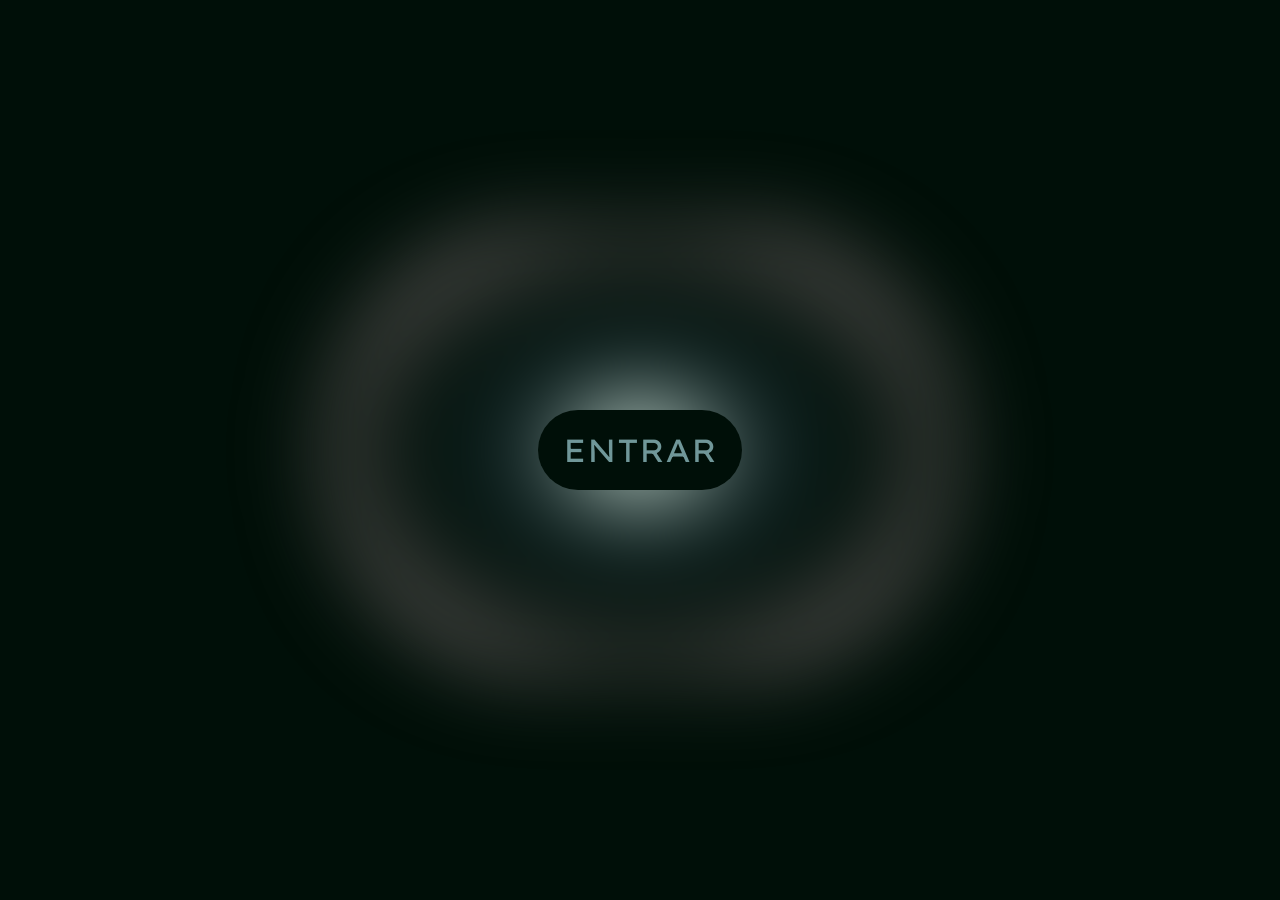
<file: index.html>
<!DOCTYPE html>
<html lang="en">
<head>
    <meta charset="UTF-8">
    <meta name="viewport" content="width=device-width, initial-scale=1.0">
    <title>Index</title>

    <link rel="stylesheet" href="css/indexDesign.css">
</head>
<body>
    <section class="iniciar">
        <!-- <button onclick="location.href = 'menu.html'">Entrar</button> -->
        <a href="menu.html">ENTRAR</a>
    </section>
    
    <div class="bg-gradient">
        <div class="grad-container">
            <div class="g1"></div>
            
        </div>
    </div>
    
</body>
</html>
</file>
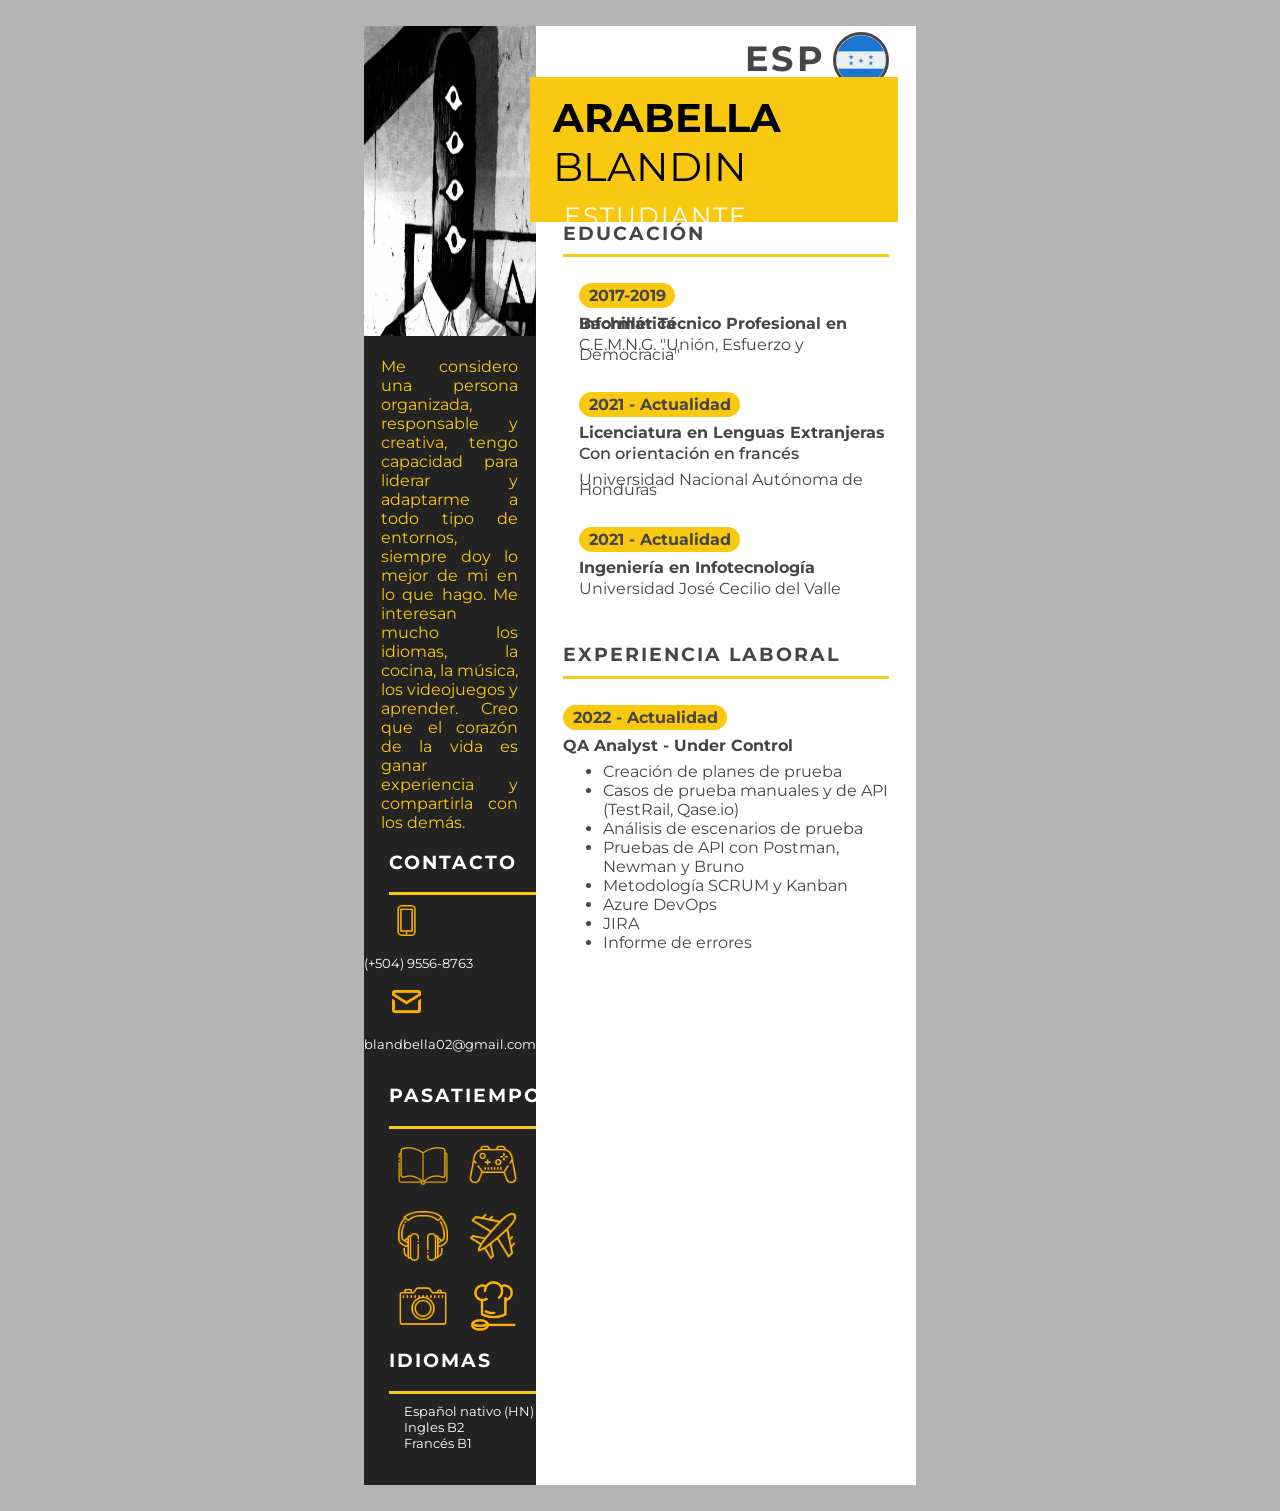
<file: cvAra.html>
<!DOCTYPE html>
<html lang="es">

<head>
    <meta charset="UTF-8">
    <meta name="viewport" content="width=device-width, initial-scale=1.0">
    <title>Curriculum Vitae</title>

    <link rel="stylesheet" href="cvDesign.css">

    <!-- *** FONTS ***-->
    <link rel="preconnect" href="https://fonts.googleapis.com">
    <link rel="preconnect" href="https://fonts.gstatic.com" crossorigin>
    <link href="https://fonts.googleapis.com/css2?family=Montserrat:ital,wght@0,100..900;1,100..900&display=swap" rel="stylesheet">

</head>

<body>
    <div id="page">

        <!-- SIDE (Descripcion, contacto, pasatiempos e idiomas) -->
        <section id="side">

            <img id="photo" src="img/reference.png" alt="photo"><!-- ******** AGREGAR FOTO *********-->
            <p id="descripcion">
                Me considero una persona organizada, responsable y creativa, tengo capacidad para liderar y adaptarme a todo
                tipo de entornos, siempre doy lo mejor de mi en lo que hago. Me interesan mucho los idiomas, la cocina, la
                música, los videojuegos y aprender. Creo que el corazón de la vida es ganar experiencia y compartirla con
                los demás.
            </p>
            
            <!-- Contacto -->
            <h3 class="columnTitle">Contacto</h3>
            <hr class="sideLine">
            <img class="icontacto" src="img/phone.png" alt="phone">
            <p class="contacto">(+504) 9556-8763</p>
            <br>
            <img class="icontacto" src="img/mail.png" alt="mail">
            <p class="contacto">blandbella02@gmail.com</p>


            <!-- Hobbies -->
            <h3 class="columnTitle">Pasatiempos</h3>
            <hr class="sideLine">
            <div id="hobbies">
                <img class="hobbies" src="img/book.png" alt="book">
                <img class="hobbies" src="img/controller.png" alt="controller">
                <img class="hobbies" src="img/headphone.png" alt="headphone">
                <img class="hobbies" src="img/plane.png" alt="airplane">
                <img class="hobbies" src="img/camera.png" alt="camera">
                <img class="hobbies" src="img/chef.png" alt="cooking">
            </div>

            <!-- Langues -->
            <h3 class="columnTitle">Idiomas</h3>
            <hr class="sideLine">
            <ul class="langue">
                <li>Español nativo (HN)</li>
                <li>Ingles B2</li>
                <li>Francés B1</li>
            </ul>
        </section>

        <!-- TOP (Nombre) -->
        <header id="top">
            <h1><b>Arabella</b> Blandin</h1> <br> <h2>Estudiante</h2>
        </header>

        <!-- BASE (Educacion, Experiencia laboral) -->
        <main class="base">
            
            <div id="espFlag">
                <h2 id="idioma">ESP</h2>
                <img id="flag" src="img/honduras.png" alt="honduran flag">
            </div>

            <article id = "info">
                <!-- Education -->
            <h3 class="mainTitle">Educación</h3>
            <hr class="baseLine">
            <div class="educacion">
                <p class = "year">2017-2019</p>
                <p class = "titulo">Bachiller Técnico Profesional en Informática</p>
                <p class = "place">C.E.M.N.G. "Unión, Esfuerzo y Democracia"</p>
            </div>
            <div class="educacion">
                <p class = "year">2021 - Actualidad</p>
                <p class = "titulo">Licenciatura en Lenguas Extranjeras</p>
                <p id = "tituloAdd">Con orientación en francés</p>
                <p class = "place">Universidad Nacional Autónoma de Honduras</p>
            </div>
            <div class="educacion">
                <p class = "year">2021 - Actualidad</p>
                <p class = "titulo">Ingeniería en Infotecnología</p>
                <p class = "place">Universidad José Cecilio del Valle</p>
            </div>

            <!-- Work -->
            <h3 class="mainTitle">Experiencia Laboral</h3>
            <hr class="baseLine">
            <div class="experiencia">
                <p class = "year">2022 - Actualidad</p>
                <p class = "titulo">QA Analyst - Under Control</p>
                <ul>
                    <li>Creación de planes de prueba</li>
                    <li>Casos de prueba manuales y de API (TestRail, Qase.io)</li>
                    <li>Análisis de escenarios de prueba</li>
                    <li>Pruebas de API con Postman, Newman y Bruno</li>
                    <li>Metodología SCRUM y Kanban</li>
                    <li>Azure DevOps</li>
                    <li>JIRA</li>
                    <li>Informe de errores</li>
                </ul>
            </div>
            </article>
        </main> 
    </div>
</body>

</html>
</file>
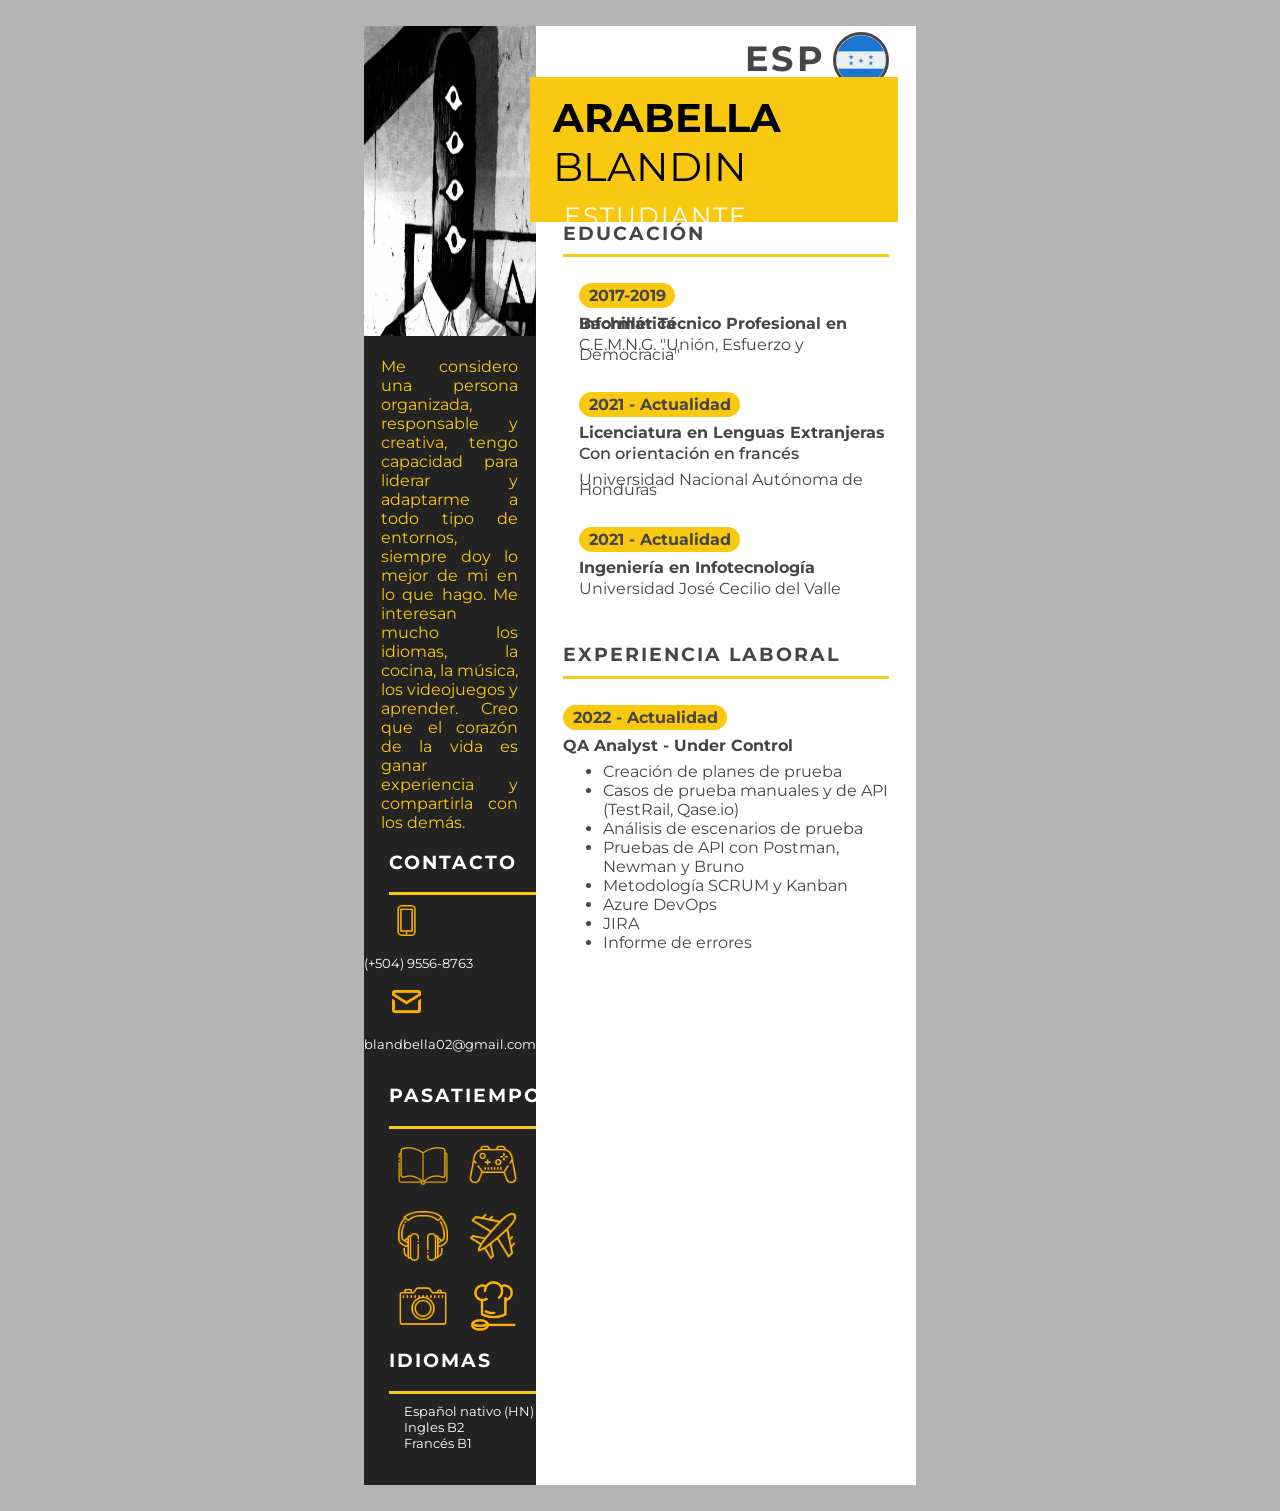
<file: cvESP.html>
<!DOCTYPE html>
<html lang="es">

<head>
    <meta charset="UTF-8">
    <meta name="viewport" content="width=device-width, initial-scale=1.0">
    <title>Curriculum Vitae</title>

    <link rel="stylesheet" href="css/cvDesign.css">

    <!-- *** FONTS ***-->
    <link rel="preconnect" href="https://fonts.googleapis.com">
    <link rel="preconnect" href="https://fonts.gstatic.com" crossorigin>
    <link href="https://fonts.googleapis.com/css2?family=Montserrat:ital,wght@0,100..900;1,100..900&display=swap" rel="stylesheet">

</head>

<body>
    <div id="page">

        <!-- SIDE (Descripcion, contacto, pasatiempos e idiomas) -->
        <section id="side">

            <img id="photo" src="img/reference.png" alt="photo"><!-- ******** AGREGAR FOTO *********-->
            <p id="descripcion">
                Me considero una persona organizada, responsable y creativa, tengo capacidad para liderar y adaptarme a todo
                tipo de entornos, siempre doy lo mejor de mi en lo que hago. Me interesan mucho los idiomas, la cocina, la
                música, los videojuegos y aprender. Creo que el corazón de la vida es ganar experiencia y compartirla con
                los demás.
            </p>
            
            <!-- Contacto -->
            <h3 class="columnTitle">Contacto</h3>
            <hr class="sideLine">
            <img class="icontacto" src="img/phone.png" alt="phone">
            <p class="contacto">(+504) 9556-8763</p>
            <br>
            <img class="icontacto" src="img/mail.png" alt="mail">
            <p class="contacto">blandbella02@gmail.com</p>


            <!-- Hobbies -->
            <h3 class="columnTitle">Pasatiempos</h3>
            <hr class="sideLine">
            <div id="hobbies">
                <img class="hobbies" src="img/book.png" alt="book">
                <img class="hobbies" src="img/controller.png" alt="controller">
                <img class="hobbies" src="img/headphone.png" alt="headphone">
                <img class="hobbies" src="img/plane.png" alt="airplane">
                <img class="hobbies" src="img/camera.png" alt="camera">
                <img class="hobbies" src="img/chef.png" alt="cooking">
            </div>

            <!-- Langues -->
            <h3 class="columnTitle">Idiomas</h3>
            <hr class="sideLine">
            <ul class="langue">
                <li>Español nativo (HN)</li>
                <li>Ingles B2</li>
                <li>Francés B1</li>
            </ul>
        </section>

        <!-- TOP (Nombre) -->
        <header id="top">
            <h1><b>Arabella</b> Blandin</h1> <br> <h2>Estudiante</h2>
        </header>

        <!-- BASE (Educacion, Experiencia laboral) -->
        <main class="base">
            
            <div id="espFlag">
                <h2 id="idioma">ESP</h2>
                <img id="flag" src="img/honduras.png" alt="honduran flag">
            </div>

            <article id = "info">
                <!-- Education -->
            <h3 class="mainTitle">Educación</h3>
            <hr class="baseLine">
            <div class="educacion">
                <p class = "year">2017-2019</p>
                <p class = "titulo">Bachiller Técnico Profesional en Informática</p>
                <p class = "place">C.E.M.N.G. "Unión, Esfuerzo y Democracia"</p>
            </div>
            <div class="educacion">
                <p class = "year">2021 - Actualidad</p>
                <p class = "titulo">Licenciatura en Lenguas Extranjeras</p>
                <p id = "tituloAdd">Con orientación en francés</p>
                <p class = "place">Universidad Nacional Autónoma de Honduras</p>
            </div>
            <div class="educacion">
                <p class = "year">2021 - Actualidad</p>
                <p class = "titulo">Ingeniería en Infotecnología</p>
                <p class = "place">Universidad José Cecilio del Valle</p>
            </div>

            <!-- Work -->
            <h3 class="mainTitle">Experiencia Laboral</h3>
            <hr class="baseLine">
            <div class="experiencia">
                <p class = "year">2022 - Actualidad</p>
                <p class = "titulo">QA Analyst - Under Control</p>
                <ul>
                    <li>Creación de planes de prueba</li>
                    <li>Casos de prueba manuales y de API (TestRail, Qase.io)</li>
                    <li>Análisis de escenarios de prueba</li>
                    <li>Pruebas de API con Postman, Newman y Bruno</li>
                    <li>Metodología SCRUM y Kanban</li>
                    <li>Azure DevOps</li>
                    <li>JIRA</li>
                    <li>Informe de errores</li>
                </ul>
            </div>
            </article>
        </main> 
    </div>
</body>

</html>
</file>
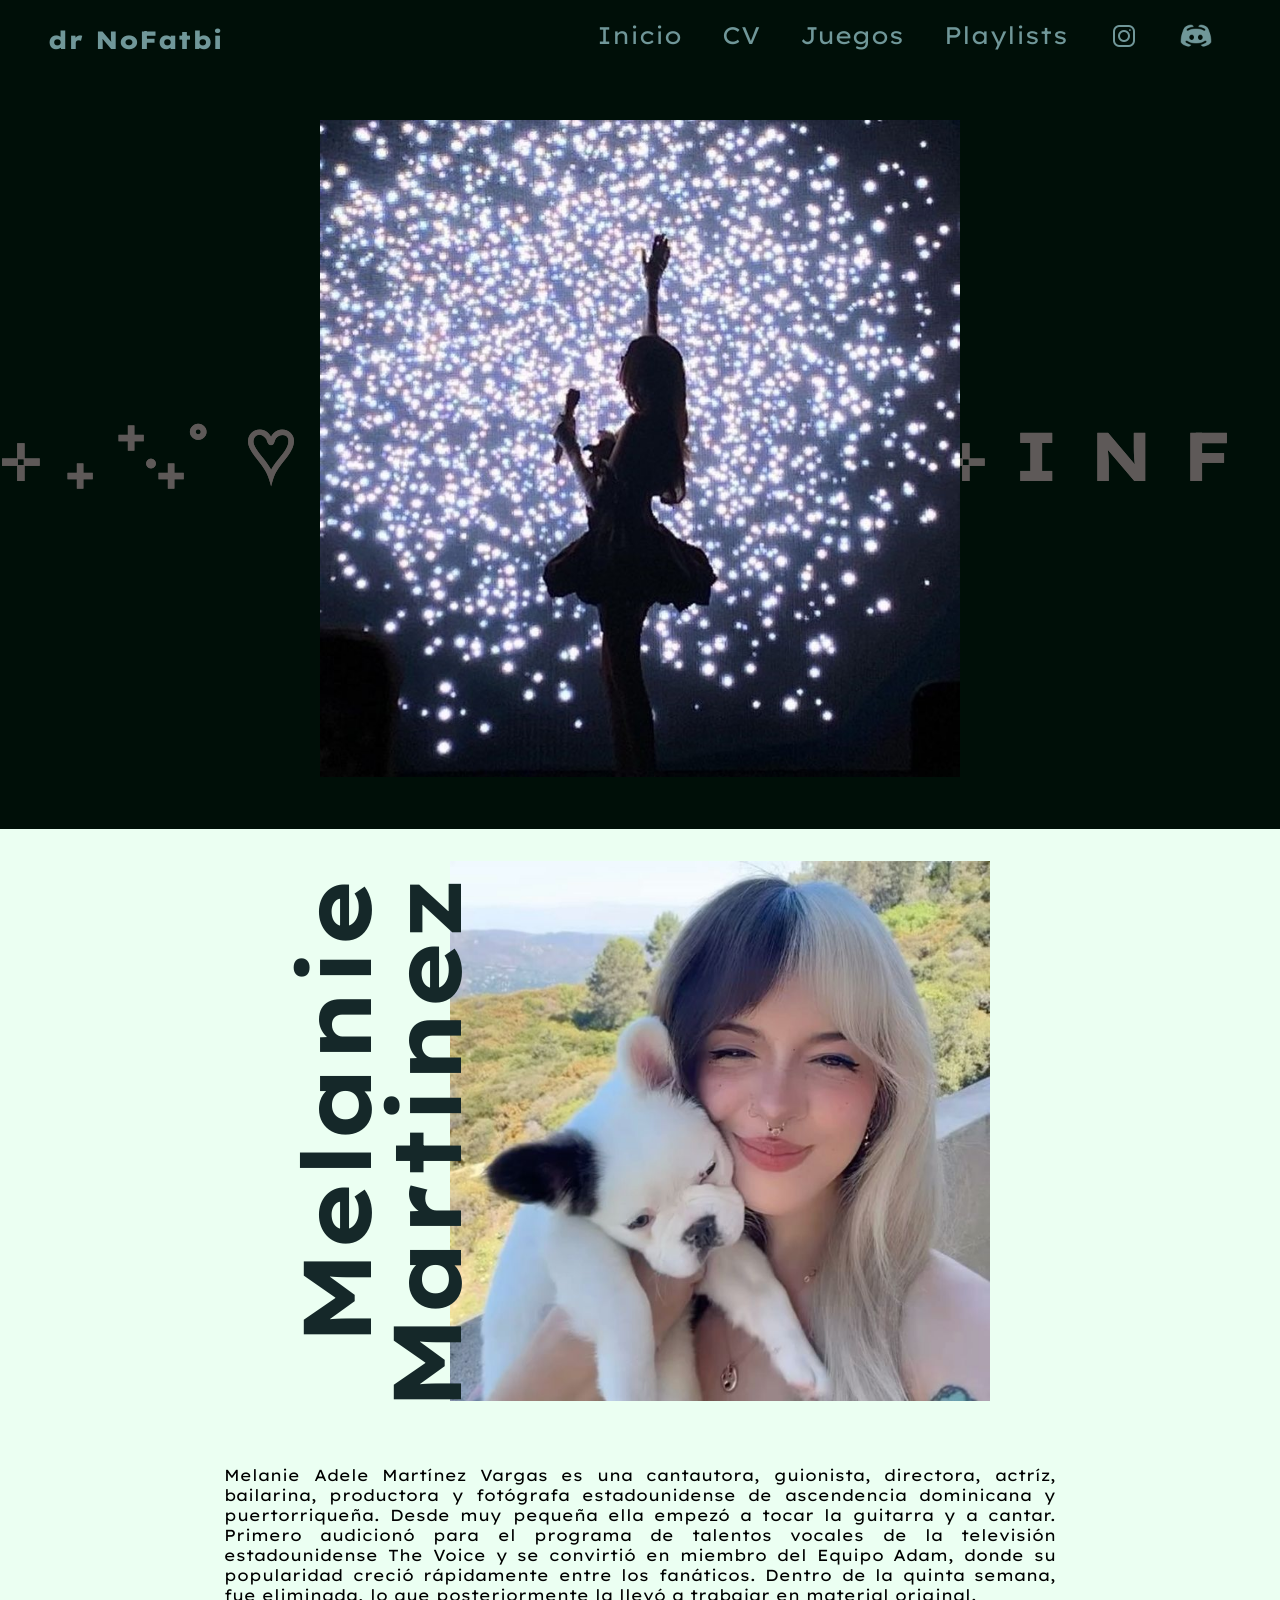
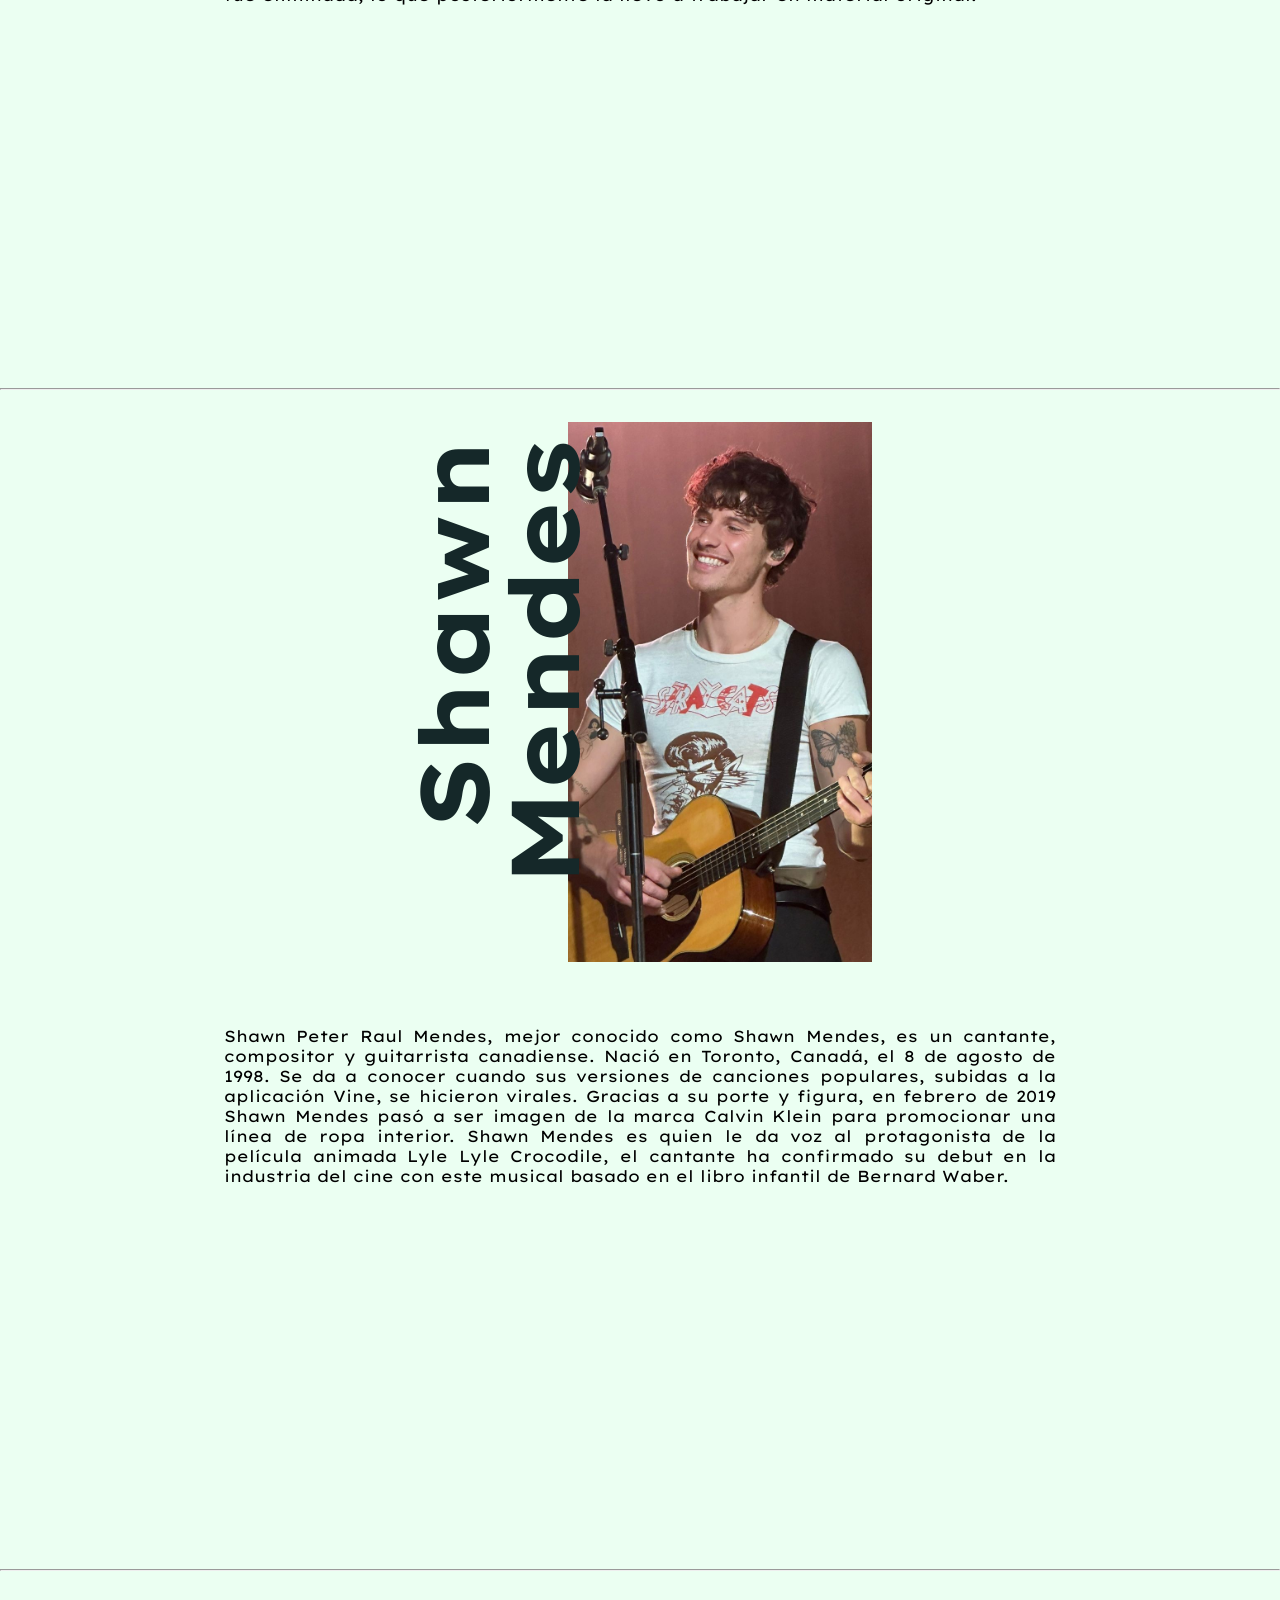
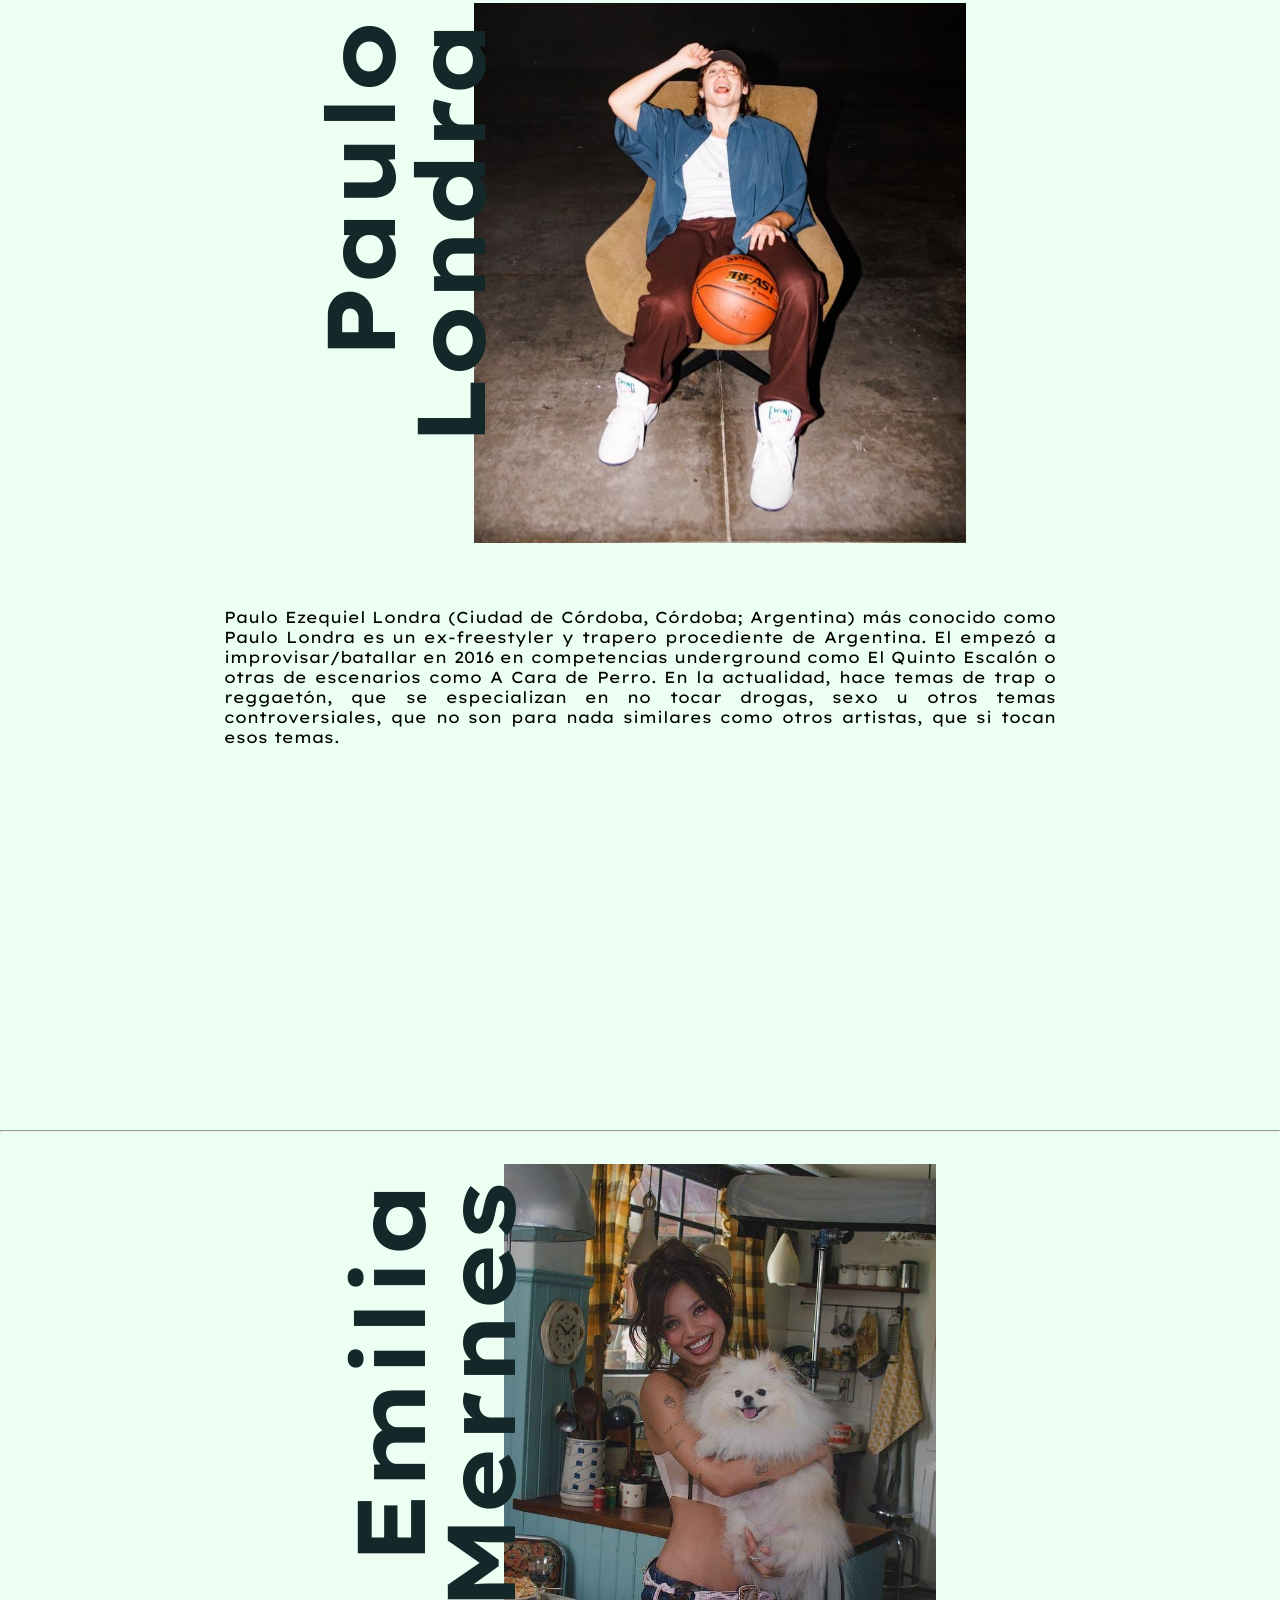
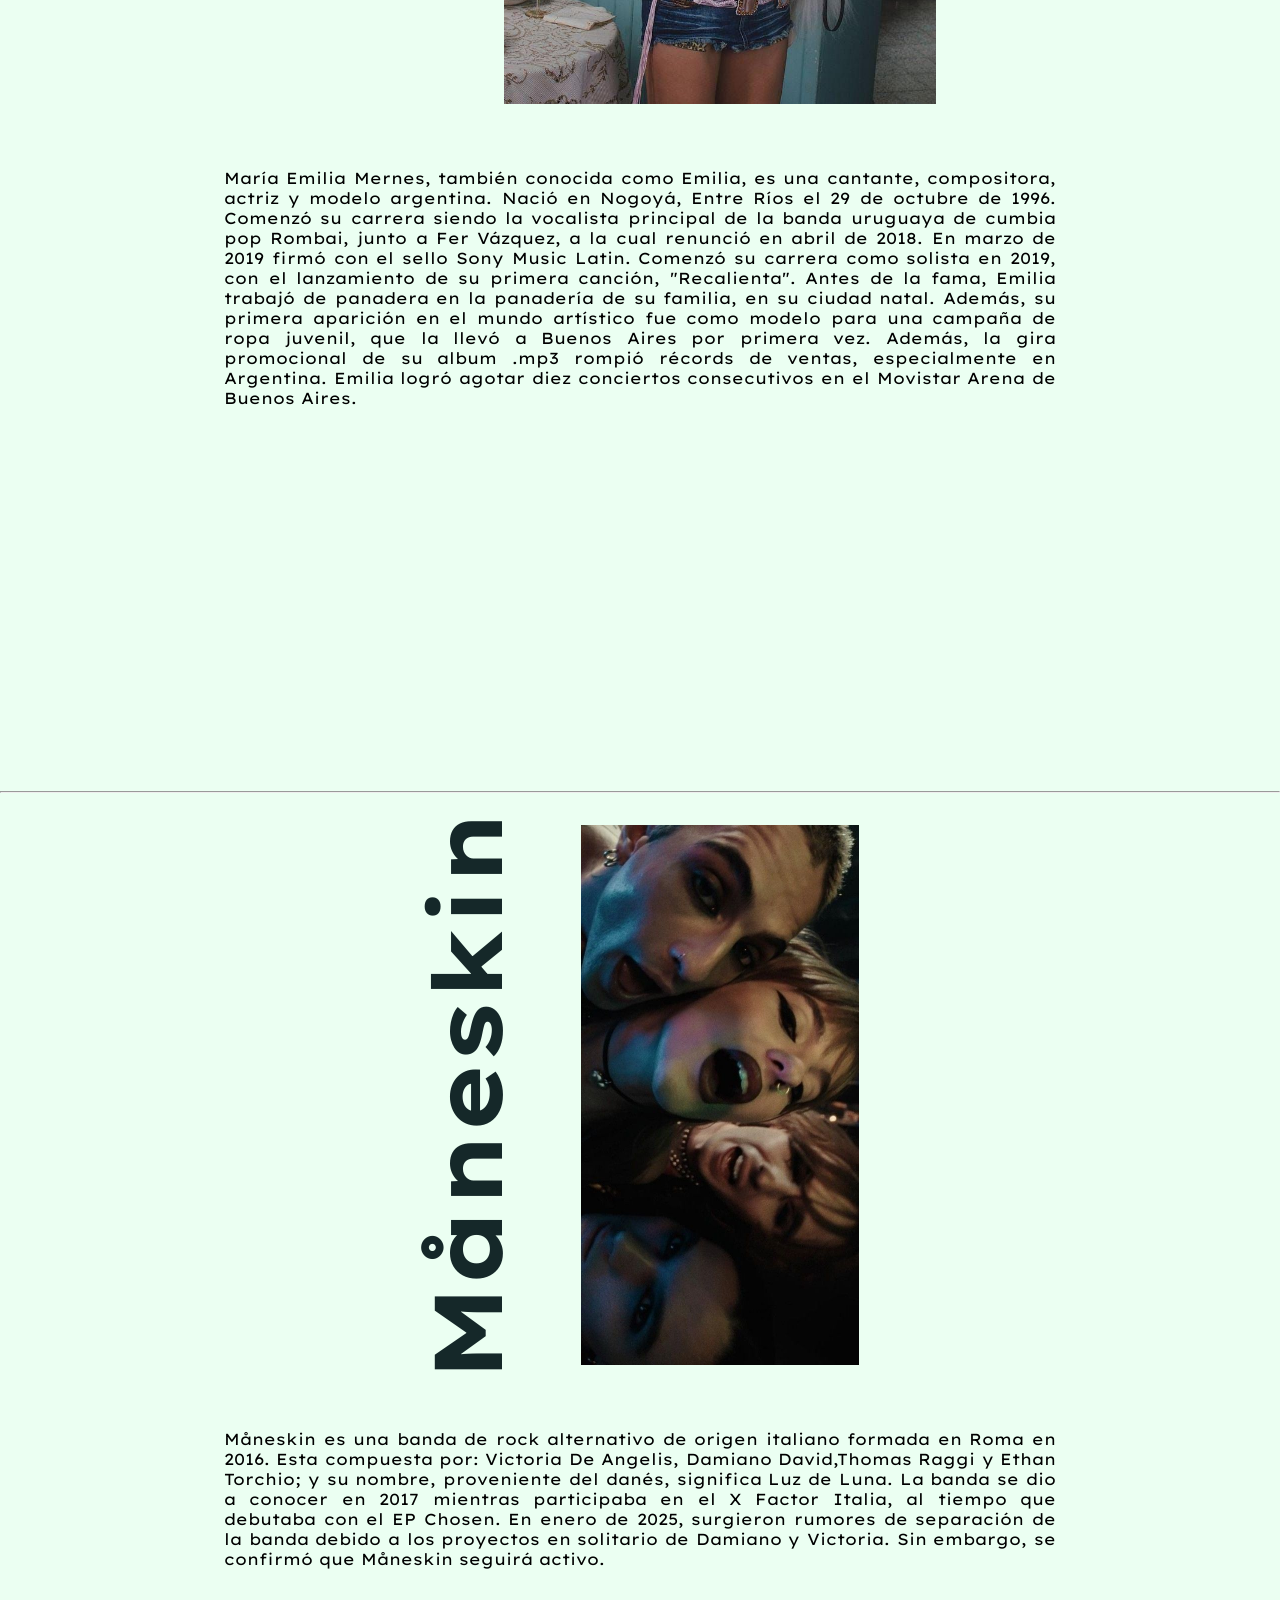
<file: influencias.html>
<!DOCTYPE html>
<html lang="en">

<head>
    <meta charset="UTF-8">
    <meta name="viewport" content="width=device-width, initial-scale=1.0">
    <title>influencias</title>

    <link rel="stylesheet" href="css/header.css">
    <link rel="stylesheet" href="css/influ.css">
</head>

<body>

    <header class="header">
        <!-- ***** MENU TOP ***** -->
        <div class="menu container">
            <a href="index.html" class="logo">dr NoFatbi</a>
            <input type="checkbox" id="menu">
            <label for="menu">
                <img src="img/icon.png" class="menu-icono" alt="menu">
            </label>
            <nav class="top-menu">
                <ul>
                    <li><a href="menu.html">Inicio</a></li>
                    <!-- <li><a href="abtMe.html">Sobre Mi</a></li> -->
                    <li><a href="cvESP.html">CV</a></li>
                    <li><a href="juegos.html">Juegos</a></li>
                    <li><a href="musica.html">Playlists</a></li>
                    <li><a href="https://www.instagram.com/axbland_?igsh=eGpxNzl0a3FtdmRm&utm_source=qr"><img
                                src="img/ig.png" class="igsocial"><img src="img/iglight.png" class="igchange"></a></li>
                    <li><a href="#"><img src="img/dc.png" class="dcsocial"><img src="img/dclight.png"
                                class="dcchange"></a></li>
                </ul>
            </nav>
        </div>
    </header>

    <!-- ***** TITULO ***** -->
    <div class="titulo">
        <div class="title">
            <div class="animar">
                <h1>⊹ ₊ ⁺‧₊˚ ♡ ପ(๑•ᴗ•๑)ଓ ♡˚₊‧⁺ ₊ ⊹ I N F L U E N C I A S </h1>
            </div>
            <div class="animar2">
                <h1> ⊹ ₊ ⁺‧₊˚ ♡ ପ(๑•ᴗ•๑)ଓ ♡˚₊‧⁺ ₊ ⊹ I N F L U E N C I A S </h1>
            </div>
        </div>

        <div class="imagen">
            <img src="img/influencias.jpg">
        </div>
    </div>


    <!-- ***** PEOPLE ***** -->
    <div class="influ mm">
        <div class="persona img1">
            <h2 class="name">Melanie Martinez</h2>
            <img class="pimg" src="img/mel1.jpg">
        </div>
        <p>Melanie Adele Martínez Vargas es una cantautora, guionista, directora, actríz, bailarina, productora y
            fotógrafa estadounidense de ascendencia dominicana y puertorriqueña. Desde muy pequeña ella empezó a tocar
            la guitarra y a cantar. Primero audicionó para el programa de talentos vocales de la televisión
            estadounidense The Voice y se convirtió en miembro del Equipo Adam, donde su popularidad creció rápidamente
            entre los fanáticos. Dentro de la quinta semana, fue eliminada, lo que posteriormente la llevó a trabajar en
            material original.</p>
        <!-- K12 movie-->
        <iframe width="560" height="315" src="https://www.youtube.com/embed/2HtaIvb61Uk?si=oPa88W8XVLWP6OWt"
            title="YouTube video player" frameborder="0"
            allow="accelerometer; autoplay; clipboard-write; encrypted-media; gyroscope; picture-in-picture; web-share"
            referrerpolicy="strict-origin-when-cross-origin" allowfullscreen></iframe>

    </div>
    <hr>
    <div class="influ sm">
        <div class="persona img2">
            <h2 class="name">Shawn Mendes</h2>
            <img class="pimg" src="img/sm2.jpg">
        </div>
    <p>Shawn Peter Raul Mendes, mejor conocido como Shawn Mendes, es un cantante, compositor y guitarrista canadiense.
        Nació en Toronto, Canadá, el 8 de agosto de 1998. Se da a conocer cuando sus versiones de canciones populares,
        subidas a la aplicación Vine, se hicieron virales. Gracias a su porte y figura, en febrero de 2019 Shawn Mendes
        pasó a ser imagen de la marca Calvin Klein para promocionar una línea de ropa interior. Shawn Mendes es quien
        le da voz al protagonista de la película animada Lyle Lyle Crocodile, el cantante ha confirmado su debut en la
        industria del cine con este musical basado en el libro infantil de
        Bernard Waber.</p>
    <!-- Trailer Lyle-->
    <iframe width="560" height="315" src="https://www.youtube.com/embed/ThJIIidb7Ig?si=-s0RFMMM21iBDHdR"
        title="YouTube video player" frameborder="0"
        allow="accelerometer; autoplay; clipboard-write; encrypted-media; gyroscope; picture-in-picture; web-share"
        referrerpolicy="strict-origin-when-cross-origin" allowfullscreen></iframe>
        
    </div>
    <hr>
    <div class="influ pl">
        <div class="persona img3">
            <h2 class="name">Paulo Londra</h2>
            <img class="pimg" src="img/pl.jpg">
        </div>
    <p>Paulo Ezequiel Londra (Ciudad de Córdoba, Córdoba; Argentina) más conocido como Paulo Londra es un ex-freestyler
        y trapero procediente de Argentina. El empezó a improvisar/batallar en 2016 en competencias underground como El
        Quinto Escalón o otras de escenarios como A Cara de Perro. En la actualidad, hace temas de trap o reggaetón, que
        se especializan en no tocar drogas, sexo u otros temas
        controversiales, que no son para nada similares como otros artistas, que si tocan esos temas.</p>
    <!-- latest song-->
    <iframe width="560" height="315" src="https://www.youtube.com/embed/bPaUSkDomik?si=e3xfHx0f9gf3gRkF"
        title="YouTube video player" frameborder="0"
        allow="accelerometer; autoplay; clipboard-write; encrypted-media; gyroscope; picture-in-picture; web-share"
        referrerpolicy="strict-origin-when-cross-origin" allowfullscreen></iframe>
        
    </div>
    <hr>
    <div class="influ em">

        <div class="persona img4">
            <h2 class="name">Emilia Mernes</h2>
            <img class="pimg" src="img/em1.jpg">
        </div>
        <p>María Emilia Mernes, también conocida como Emilia, es una cantante, compositora, actriz y modelo argentina.
            Nació en Nogoyá, Entre Ríos el 29 de octubre de 1996. Comenzó su carrera siendo la vocalista principal de la
            banda uruguaya de cumbia pop Rombai, junto a Fer Vázquez, a la cual renunció en abril de 2018. En marzo de
            2019 firmó con el sello Sony Music Latin. Comenzó su carrera como solista en 2019, con el lanzamiento de su
            primera canción, "Recalienta". Antes de la fama, Emilia trabajó de panadera en la panadería de su familia,
            en su ciudad natal. Además, su primera
            aparición en el mundo artístico fue como modelo para una campaña de ropa juvenil, que la llevó a Buenos
            Aires por primera vez. Además, la gira promocional de su album .mp3 rompió récords de ventas, especialmente
            en Argentina. Emilia logró agotar diez conciertos consecutivos en el Movistar Arena de Buenos Aires.</p>
        <!--velez-->
        <iframe width="560" height="315" src="https://www.youtube.com/embed/uYIAZxYNh8U?si=tBMHBijWnNbtLqCh"
            title="YouTube video player" frameborder="0"
            allow="accelerometer; autoplay; clipboard-write; encrypted-media; gyroscope; picture-in-picture; web-share"
            referrerpolicy="strict-origin-when-cross-origin" allowfullscreen></iframe>
            
    </div>
    <hr>
    <div class="influ mk">

        <div class="persona img5">
            <h2 class="name">Måneskin</h2>
            <img class="pimg" src="img/man1.jpg">
        </div>
        <p>Måneskin es una banda de rock alternativo de origen italiano formada en Roma en 2016. Esta compuesta por:
            Victoria De Angelis, Damiano David,Thomas Raggi y Ethan Torchio; y su nombre, proveniente del danés,
            significa Luz de Luna. La banda se dio a conocer en 2017 mientras participaba en el X Factor Italia, al
            tiempo que debutaba con el EP Chosen. En enero de 2025, surgieron rumores de separación de la banda debido a
            los proyectos en solitario de Damiano y Victoria. Sin embargo, se confirmó que Måneskin seguirá activo. </p>
        <!--Elvis-->
        <iframe width="560" height="315" src="https://www.youtube.com/embed/XVbl0mQACSM?si=mZ0L7TtnPtHc0e4C"
            title="YouTube video player" frameborder="0"
            allow="accelerometer; autoplay; clipboard-write; encrypted-media; gyroscope; picture-in-picture; web-share"
            referrerpolicy="strict-origin-when-cross-origin" allowfullscreen></iframe>
            
    </div>

    <footer></footer>
</body>

</html>
</file>
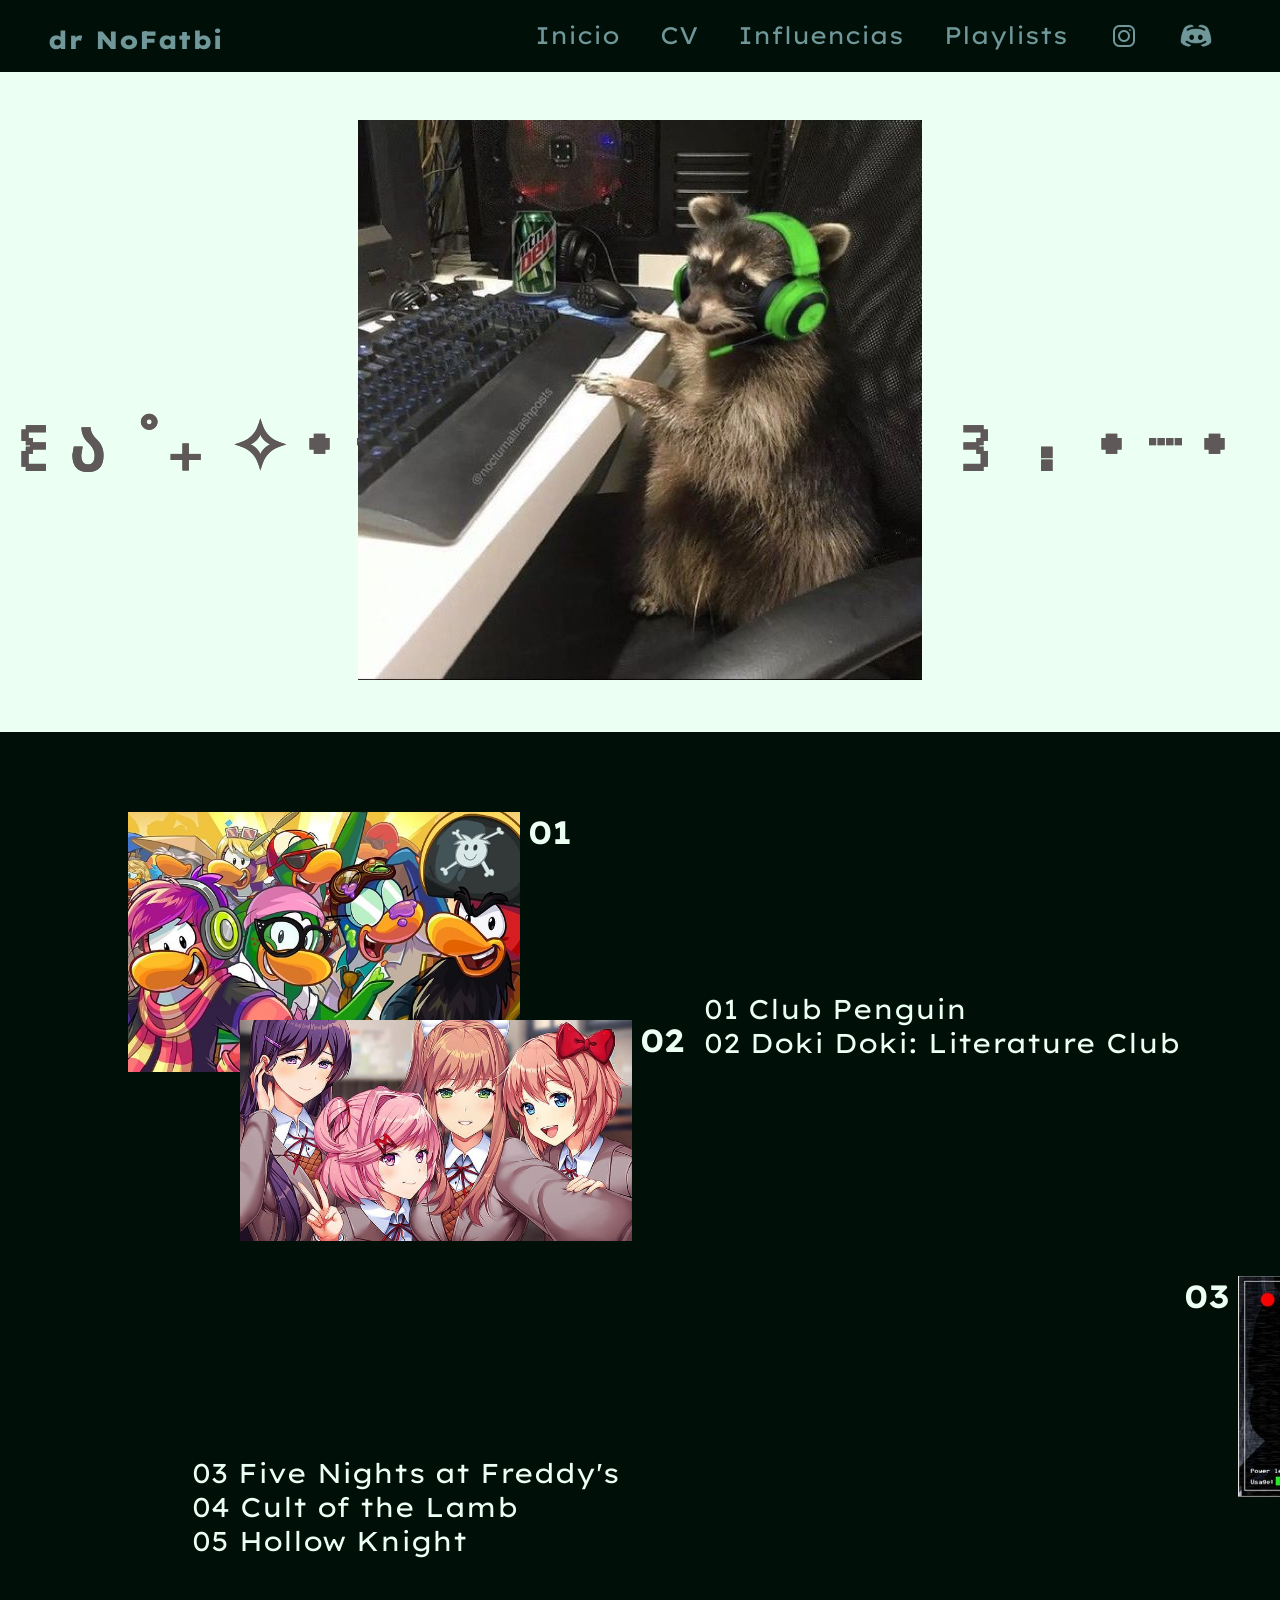
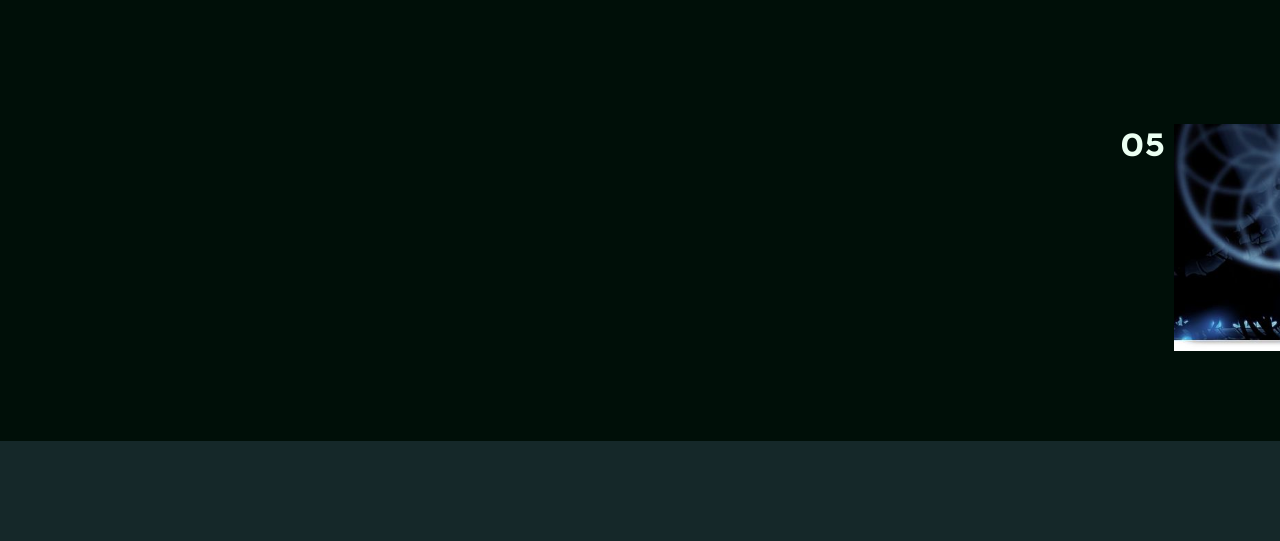
<file: juegos.html>
<!DOCTYPE html>
<html lang="en">
<head>
    <meta charset="UTF-8">
    <meta name="viewport" content="width=device-width, initial-scale=1.0">
    <title>Juegos</title>

    <link rel="stylesheet" href="css/header.css">
    <link rel="stylesheet" href="css/juegos.css">
</head>
<body>

    <header class="header">
        <!-- ***** MENU TOP ***** -->
        <div class="menu container">
            <a href="index.html" class="logo">dr NoFatbi</a>
            <input type="checkbox" id="menu">
            <label for="menu">
                <img src="img/icon.png" class="menu-icono" alt="menu">
            </label>
            <nav class="top-menu">
                <ul>
                    <li><a href="menu.html">Inicio</a></li>
                    <!-- <li><a href="abtMe.html">Sobre Mi</a></li> -->
                    <li><a href="cvESP.html">CV</a></li>
                    <li><a href="influencias.html">Influencias</a></li>
                    <li><a href="musica.html">Playlists</a></li>
                    <li><a href="https://www.instagram.com/axbland_?igsh=eGpxNzl0a3FtdmRm&utm_source=qr"><img src="img/ig.png" class="igsocial"><img src="img/iglight.png" class="igchange"></a></li>
                    <li><a href="#"><img src="img/dc.png" class="dcsocial"><img src="img/dclight.png" class="dcchange"></a></li>
                </ul>
            </nav>
        </div>  
    </header> 
    
    <!-- ***** TITULO ***** -->
    <div class="titulo">             
        <div class="title">
            <div class="animar">
                <h1>꒰ა ˚₊ ✧・┈・﹕꒰ ᐢ｡- ༝ -｡ᐢ ꒱﹕・┈・𐑺 ‧₊˚໒꒱ J U E G O S </h1>
            </div>
            <div class="animar2">
                <h1> ꒰ა ˚₊ ✧・┈・﹕꒰ ᐢ｡- ༝ -｡ᐢ ꒱﹕・┈・𐑺 ‧₊˚໒꒱ J U E G O S </h1>
            </div>
        </div>

        <div class="imagen">
            <img src="img/gaming.jpg">
        </div>
    </div>
    

    <!-- ***** JUEGOS *****-->
    <div class="contenedor">
        <section class="section s1">
            <div class="jsection img1 right">
                <img class="j1" src="img/j1.jpg">
                <h3>01</h3>
            </div>
    
            <div class="jsection img2 right">    
                <img class="j2" src="img/j2.jpg">
                <h3>02</h3>
            </div>

            <div class="jlist jl1">
                <ul>
                    <li>01 Club Penguin</li>
                    <li>02 Doki Doki: Literature Club</li>
                </ul>
                
            </div>

        </section>

        <div class="mid"> 

            <div class="jlist jl2">
                <ul>
                    <li>03 Five Nights at Freddy's</li>
                    <li>04 Cult of the Lamb</li>
                    <li>05 Hollow Knight</li>
                </ul>
                
            </div>

            <section class="section s2">
                <div class="jsection img3 left">
                    <h3>03</h3>
                    <img class="j3" src="img/j3.jpg">
                </div>
              
                <div class="jsection img4 left">
                    <h3>04</h3>
                    <img class="j4" src="img/j4.jpg">
                </div>
                
                <div class="jsection img5 left">
                    <h3>05</h3>
                    <img class="j5" src="img/j6.jpg">
                </div>

                <div class="jlist jlmedia">
                    <ul>
                        <li>03 Five Nights at Freddy's</li>
                        <li>04 Cult of the Lamb</li>
                        <li>05 Hollow Knight</li>
                    </ul>
    
                </div>
            </section>

    </div>
    <footer></footer>
</body>
</html>
</file>
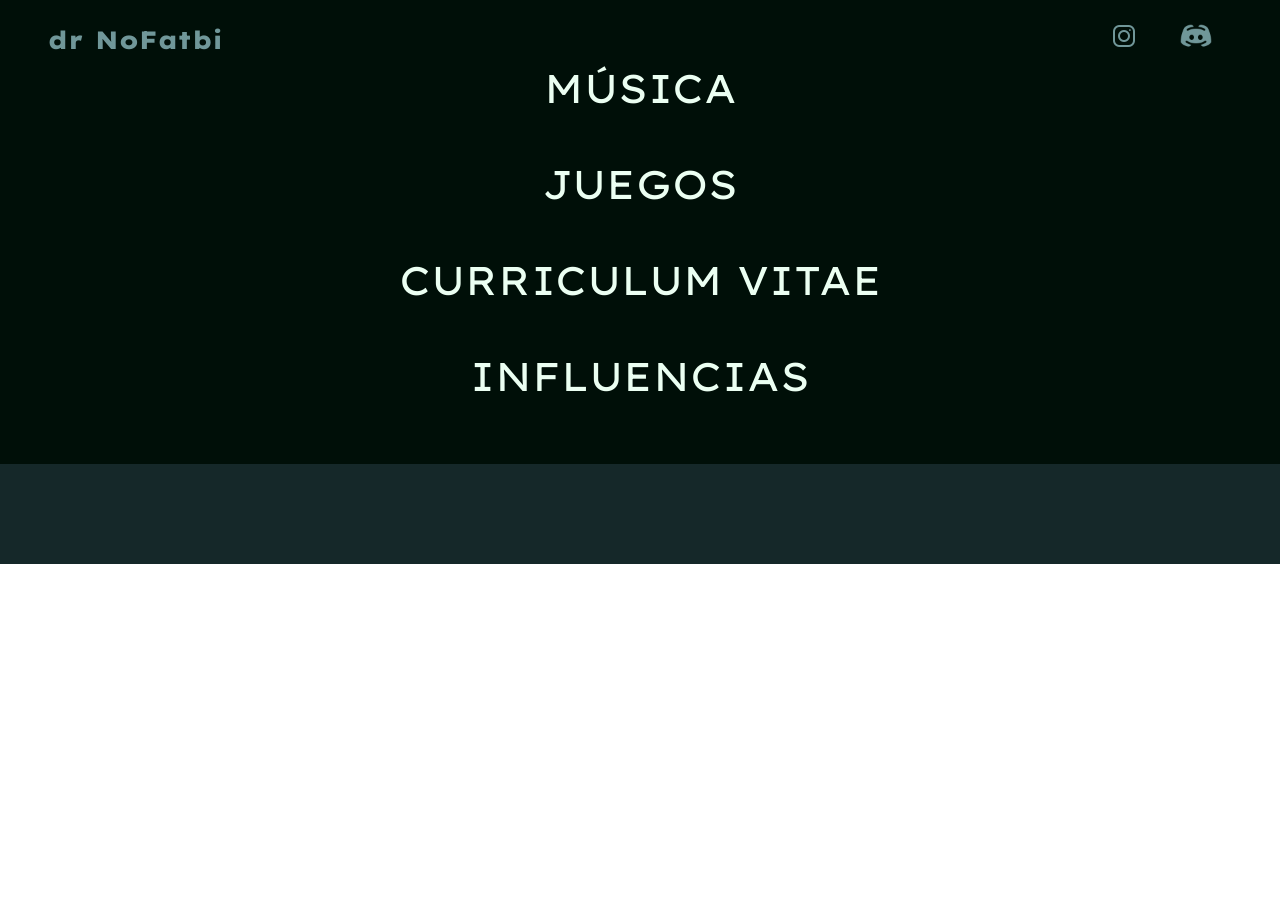
<file: menu.html>
<!DOCTYPE html>
<html lang="en">
<head>
    <meta charset="UTF-8">
    <meta name="viewport" content="width=device-width, initial-scale=1.0">

    <title>Menu</title>
    <link rel="stylesheet" href="css/menu.css">
</head>
<body>

    <header class="header">
        <!-- ***** MENU TOP ***** -->
        <div class="menu container">
            <a href="index.html" class="logo">dr NoFatbi</a>
            <input type="checkbox" id="menu">
            <label for="menu">
                <img src="img/icon.png" class="menu-icono" alt="menu">
            </label>
            <nav class="top-menu">
                <ul>
                    <!-- <li><a href="cvESP.html">CV</a></li> -->
                    <!-- <li><a href="menu.html">Inicio</a></li> -->
                    <!-- <li><a href="abtMe.html">Sobre Mi</a></li> -->
                    <!-- <li><a href="musica.html">Playlists</a></li> -->
                    <li><a href="https://www.instagram.com/axbland_?igsh=eGpxNzl0a3FtdmRm&utm_source=qr"><img src="img/ig.png" class="igsocial"><img src="img/iglight.png" class="igchange"></a></li>
                    <li><a href="#"><img src="img/dc.png" class="dcsocial"><img src="img/dclight.png" class="dcchange"></a></li>
                </ul>
            </nav>
        </div>
        
        <!-- ***** MENU CENTRAL ***** -->
        <div class="center-menu container">
            <ul>
                <li><a href="musica.html" class="musica list">Música</a></li>
                <li><a href="juegos.html" class="juego list">Juegos</a></li>
                <li><a href="cvESP.html" class="juego list">Curriculum Vitae</a></li>
                <!-- <li><a href="entretenimiento.html" class="reco list">Recomendaciones</a></li> -->
                <li><a href="influencias.html" class="influ list">Influencias</a></li>
                <!-- <li><a href="abtMe.html" class="me list">Sobre mi</a></li> -->
            </ul>    
            
        </div>

        
    </header>
    
    <footer></footer>
    
</body>
</html>
</file>
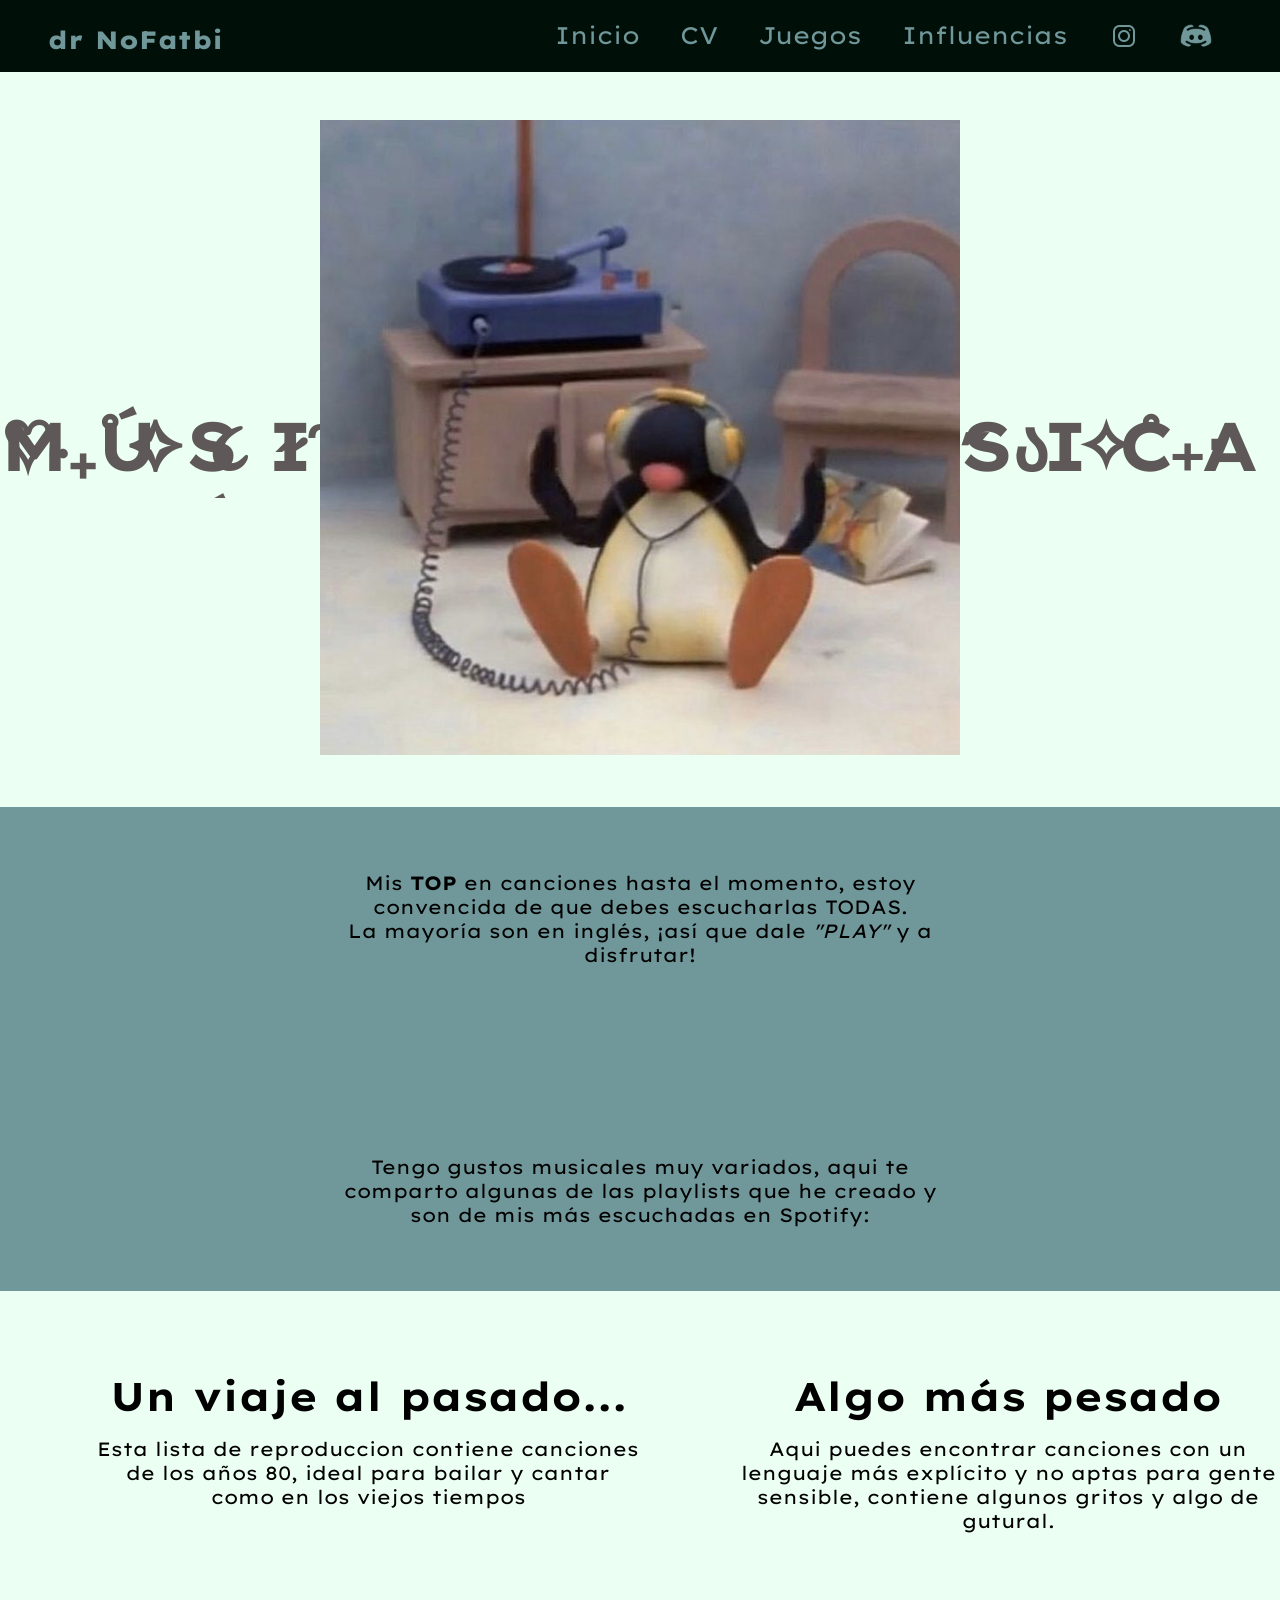
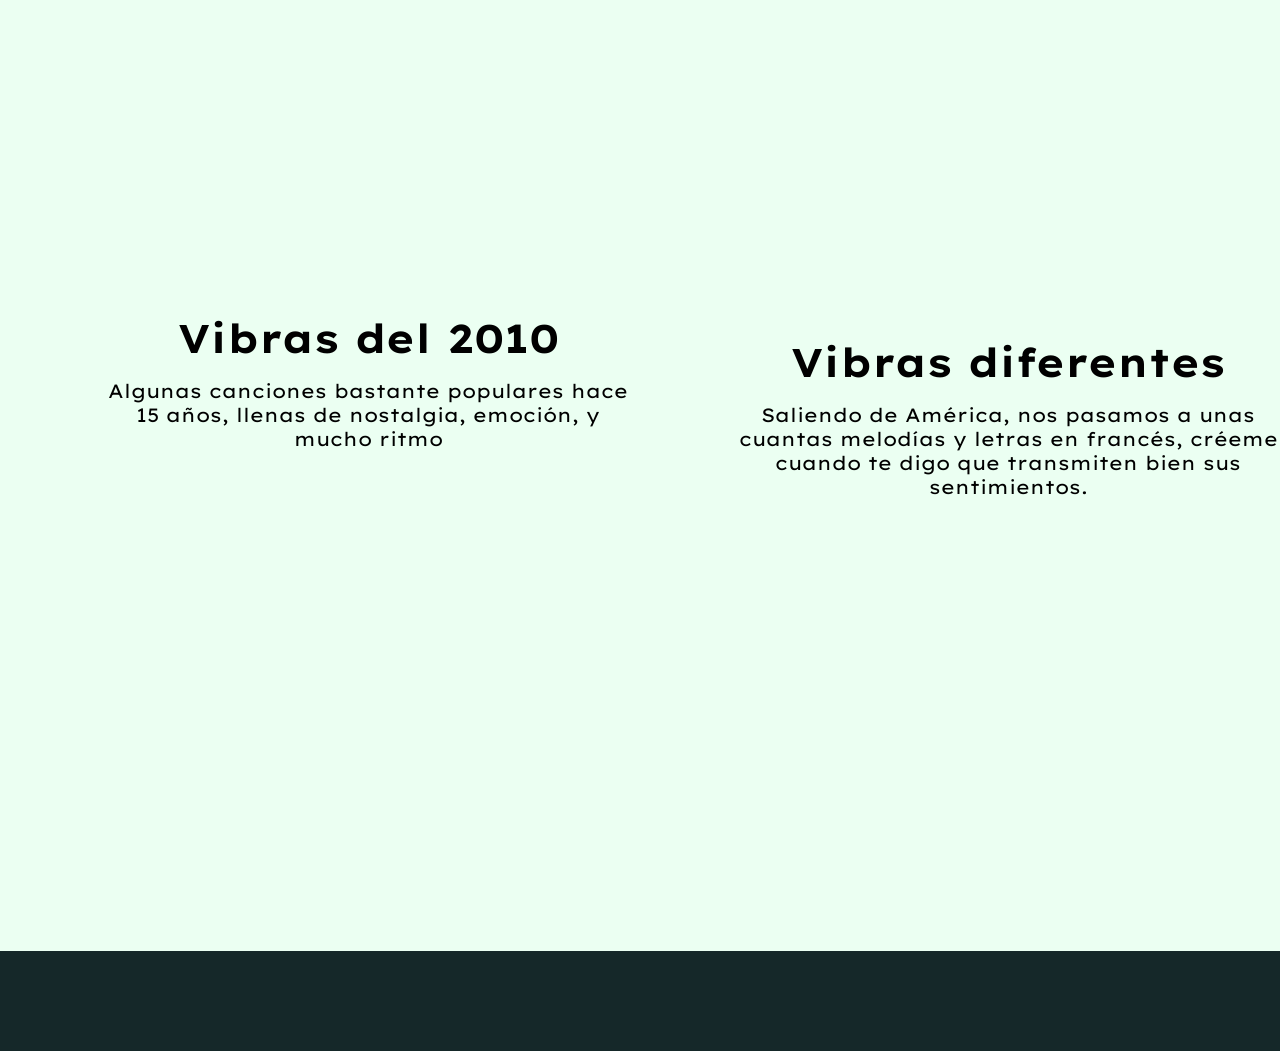
<file: musica.html>
<!DOCTYPE html>
<html lang="es">

<head>
    <meta charset="UTF-8">
    <meta name="viewport" content="width=device-width, initial-scale=1.0">
    <title>musica</title>

    <link rel="stylesheet" href="css/musica.css">
    <link rel="stylesheet" href="css/header.css">
</head>

<body>

    <header class="header">
        <!-- ***** MENU TOP ***** -->
        <div class="menu container">
            <a href="index.html" class="logo">dr NoFatbi</a>
            <input type="checkbox" id="menu">
            <label for="menu">
                <img src="img/icon.png" class="menu-icono" alt="menu">
            </label>
            <nav class="top-menu">
                <ul>
                    <li><a href="menu.html">Inicio</a></li>
                    <!-- <li><a href="abtMe.html">Sobre Mi</a></li> -->
                    <li><a href="cvESP.html">CV</a></li>
                    <li><a href="juegos.html">Juegos</a></li>
                    <li><a href="influencias.html">Influencias</a></li>
                    <li><a href="https://www.instagram.com/axbland_?igsh=eGpxNzl0a3FtdmRm&utm_source=qr"><img src="img/ig.png" class="igsocial"><img src="img/iglight.png" class="igchange"></a></li>
                    <li><a href="#"><img src="img/dc.png" class="dcsocial"><img src="img/dclight.png" class="dcchange"></a></li>
                </ul>
            </nav>
        </div>  
    </header>   

        <!-- ***** TITULO ***** -->
    <div class="titulo">     
        
        
        <div class="title">
            
            <div class="animar">
                <h1>♡‧₊˚✧ ૮ ˶ᵔ ᵕ ᵔ˶ ა ✧˚₊‧♡M Ú S I C A ♡‧₊˚✧ ૮ ˶ᵔ ᵕ ᵔ˶ ა ✧˚₊‧♡</h1>
            </div>
            <div class="animar2">
                <h1> M Ú S I C A♡‧₊˚✧ ૮ ˶ᵔ ᵕ ᵔ˶ ა ✧˚₊‧♡ M Ú S I C A </h1>
            </div>
        </div>

        <div class="imagen">
            <img src="img/music.jpg">
        </div>
    </div>
     

        <!-- ***** PLAYLISTS ***** -->
    <div class="content">
        <div class="main">
            <div class="playlist-main">
                <p>Mis <b>TOP</b> en canciones hasta el momento, estoy convencida de que debes escucharlas TODAS. <br> La mayoría son en inglés, ¡así que dale <i>"PLAY"</i> y a disfrutar!</p>
                <iframe style="border-radius:12px"
                    src="https://open.spotify.com/embed/playlist/3gwaT9rzCWiI5is5Klg0rF?utm_source=generator" width="100%"
                    height="152" frameBorder="0" allowfullscreen=""
                    allow="autoplay; clipboard-write; encrypted-media; fullscreen; picture-in-picture" loading="lazy"></iframe>
            </div>

            <p>Tengo gustos musicales muy variados, aqui te comparto algunas de las playlists que he creado y son de mis más escuchadas en Spotify:</p>
        </div>

        <div class="listas">

            <div class="Top">
                <div class="playlist 1">
                    <h2>Un viaje al pasado...</h2>
                    <p>Esta lista de reproduccion contiene canciones de los años 80, ideal para bailar y cantar como en los viejos
                        tiempos</p>
                    <iframe style="border-radius:12px"
                        src="https://open.spotify.com/embed/playlist/3zQkmnLaSDV6VJcofq5tjp?utm_source=generator" width="80%"
                        height="352" frameBorder="0" allowfullscreen=""
                        allow="autoplay; clipboard-write; encrypted-media; fullscreen; picture-in-picture" loading="lazy"></iframe>
                </div>

                <div class="playlist 2">
                    <h2>Vibras del 2010</h2>
                    <p>Algunas canciones bastante populares hace 15 años, llenas de nostalgia, emoción, y mucho ritmo</p>
                    <iframe style="border-radius:12px"
                        src="https://open.spotify.com/embed/playlist/0ahGJLgyLI2WiCExoJBmV5?utm_source=generator" width="80%"
                        height="352" frameBorder="0" allowfullscreen=""
                        allow="autoplay; clipboard-write; encrypted-media; fullscreen; picture-in-picture" loading="lazy"></iframe>
                </div>
            </div>

            <div class="Bottom">
                <div class="playlist 3">
                    <h2>Algo más pesado</h2>
                    <p>Aqui puedes encontrar canciones con un lenguaje más explícito y no aptas para gente sensible, contiene
                        algunos gritos y algo de gutural.</p>
                    <iframe style="border-radius:12px"
                        src="https://open.spotify.com/embed/playlist/1Alb20ks9FKv4ejQ6XccDG?utm_source=generator" width="80%"
                        height="352" frameBorder="0" allowfullscreen=""
                        allow="autoplay; clipboard-write; encrypted-media; fullscreen; picture-in-picture" loading="lazy"></iframe>
                </div>

                <div class="playlist 4">
                    <h2>Vibras diferentes</h2>
                    <p>Saliendo de América, nos pasamos a unas cuantas melodías y letras en francés, créeme cuando te digo que
                        transmiten bien sus sentimientos.</p>
                    <iframe style="border-radius:12px"
                        src="https://open.spotify.com/embed/playlist/3nPpz4xoISBtO4NOdLZB7l?utm_source=generator" width="80%"
                        height="352" frameBorder="0" allowfullscreen=""
                        allow="autoplay; clipboard-write; encrypted-media; fullscreen; picture-in-picture" loading="lazy"></iframe>
                </div>
            </div>
        </div>
        <footer></footer>
    </div>
    
    
</body>

</html>
</file>
<file: css/indexDesign.css>
@import url('https://fonts.googleapis.com/css2?family=Lexend+Exa:wght@100..900&display=swap');

*{
    margin: 0;
    padding: 0;
    font-family: "Lexend Exa", serif;
}

/* ------ COLORES ------- */
:root{
    --color1: #000F08;
    --color2: #152829;
    --color3: #5E5958;
    --color4: #EBFFF2;
    --color5: #709799;
    --circle-size: 80%;
    --blending: hard-light;
}

body{
    height: 100vh;
    display: flex;
    align-items: center;
    justify-content: center;
}

.bg-gradient{
    width: 100vw;
    height: 100vh;
    position: absolute;
    overflow: hidden;
    background: var(--color1);
    top: 0;
    left: 0;
    z-index: 1;
}   

svg{
    display: none;
}

.grad-container{
    border-radius: 500px;
    position: absolute;
    inset: 0;
    margin: auto;
    width: 100vw;
    height: 100vh;
    min-width: 30rem;
    overflow: hidden;
    background-color: var(--color4);
    transform: scale(0.5);
    filter: blur(80px);
}

.g1{
    position: absolute;
    width: 100vw;
    height: 100vh;
    inset: 0;
    margin: auto;
    background: radial-gradient(var(--color4), var(--color2), var(--color1), var(--color3), var(--color5));
    animation: reverse 8s ease-in-out infinite;
}

.iniciar{
    z-index: 2;
}

.iniciar a{
    padding: 20px 25px;
    min-width: 4vw;
    max-width: 5vw;
    min-height: 4vh;
    max-height: 5vh;
    background: var(--color1);
    border-radius: 3rem;
    border: none;
    color: var(--color5);
    font-size: 2rem;
    text-decoration: none;
}

a:hover{
    background-color: var(--color5);
    color: var(--color1);
    transition: 0.5s ease;
}
</file>
<file: cvDesign.css>
body{
    background-color:rgb(180, 180, 180);
    display: flex;
    justify-content: center;
    align-items: center;
    margin: 2%;
    font-family: "Montserrat", sans-serif;
}

#page{
    background: #ffffff;
    width: 45%;
    height: 100%;
    display: flex;
}

/* --------- SIDE (Descripcion, contacto, pasatiempos e idiomas) --------- */

#side{
    background-color: #232323;
    width: 35%;
    height: 100%;
    color: #ffffff;
}

#photo{
    width: 100%;
    height: 310px;
}

#descripcion{
    color: #f9c911;
    text-align: justify;
    margin: 10%;
    font-size: medium;
}

.columnTitle{
    color: #ffffff;
    text-transform: uppercase;
    letter-spacing: 2px;
    margin-left: 15%;
}

.sideLine{
    height: 3px;
    width: 85%;
    background-color: #f9c911;
    border-style: none;
    margin-left: 15%;
}

.icontacto{
    width: 35px;
    height: 35px;
    margin-left: 15%;
    
}

.contacto{
    display: inline-block;
    font-size: small;
    vertical-align: text-bottom;
}

.hobbies{
    width: 50px;
    height: 50px;
}

#hobbies{
    display: flex;
    flex-wrap: wrap;
    gap: 20px;
    margin: 7% 2% 7% 20%;
}

.langue{
    font-size: small;
    margin: 5% 0 20%;
    list-style: none;
}


/* --------- BASE (Educacion, Experiencia laboral) --------- */

.base{
    padding: 0 5%;
    color: #464646;
}

.educacion{
    margin-left: 5%;
}

#espFlag{
    display: flex;
    justify-content: right;
    
}

#idioma{
    letter-spacing: 3.5px;
    font-size: 35px;
    font-weight: bold;
    color: #464646;
    margin: 3.5% 2%;
}

#flag{
    height: 50px;
    margin: 2% 0 0 0;
    border-radius: 100%;
    border-width: 3px;
    border-color: #464646;
    border-style: solid;
}


#info{
    margin: 40% 0 0 0;
}

.mainTitle{
    text-transform: uppercase;
    letter-spacing: 2px;
    margin: 15% 0 3% 0;
}

.baseLine{
    height: 3px;
    width: 100%;
    background-color: #f9c911;
    border-style: none;
    margin-bottom: 3%;
}

.year{
    border: solid #f9c911 3px;
    border-radius: 20px;
    background-color: #f9c911;
    font-weight: bold;
    padding: 0 2%;
    display: inline-block;
    margin-bottom: 0;
}

.place{
    line-height: 10px;
}

.titulo{
    font-weight: bolder;
    line-height: 0px;
}

#tituloAdd {
    font-weight: 550;
    line-height: 10px;
}


/* --------- TOP (Nombre) --------- */

header{
    position: absolute;
}

#top{
    width: 28%;
    height: 15%;
    margin: 4% 0 0 13%;
    border: solid #f9c911 5px;
    background-color: #f9c911;

}

h1{
    margin: 3% 5%;
    font-weight:normal;
    text-transform: uppercase;
    display: inline-block;
    justify-content: center;
    font-size: 40px;
}

h2{
    margin: 0 8%;
    text-transform: uppercase;
    font-weight: normal;
    font-size: larger;
    letter-spacing: 2px;
    color: #ffffff;
    font-size: 25px;
}
</file>
<file: css/cvDesign.css>
body{
    background-color:rgb(180, 180, 180);
    display: flex;
    justify-content: center;
    align-items: center;
    margin: 2%;
    font-family: "Montserrat", sans-serif;
}

#page{
    background: #ffffff;
    width: 45%;
    height: 100%;
    display: flex;
}

/* --------- SIDE (Descripcion, contacto, pasatiempos e idiomas) --------- */

#side{
    background-color: #232323;
    width: 35%;
    height: 100%;
    color: #ffffff;
}

#photo{
    width: 100%;
    height: 310px;
}

#descripcion{
    color: #f9c911;
    text-align: justify;
    margin: 10%;
    font-size: medium;
}

.columnTitle{
    color: #ffffff;
    text-transform: uppercase;
    letter-spacing: 2px;
    margin-left: 15%;
}

.sideLine{
    height: 3px;
    width: 85%;
    background-color: #f9c911;
    border-style: none;
    margin-left: 15%;
}

.icontacto{
    width: 35px;
    height: 35px;
    margin-left: 15%;
    
}

.contacto{
    display: inline-block;
    font-size: small;
    vertical-align: text-bottom;
}

.hobbies{
    width: 50px;
    height: 50px;
}

#hobbies{
    display: flex;
    flex-wrap: wrap;
    gap: 20px;
    margin: 7% 2% 7% 20%;
}

.langue{
    font-size: small;
    margin: 5% 0 20%;
    list-style: none;
}


/* --------- BASE (Educacion, Experiencia laboral) --------- */

.base{
    padding: 0 5%;
    color: #464646;
}

.educacion{
    margin-left: 5%;
}

#espFlag{
    display: flex;
    justify-content: right;
    
}

#idioma{
    letter-spacing: 3.5px;
    font-size: 35px;
    font-weight: bold;
    color: #464646;
    margin: 3.5% 2%;
}

#flag{
    height: 50px;
    margin: 2% 0 0 0;
    border-radius: 100%;
    border-width: 3px;
    border-color: #464646;
    border-style: solid;
}


#info{
    margin: 40% 0 0 0;
}

.mainTitle{
    text-transform: uppercase;
    letter-spacing: 2px;
    margin: 15% 0 3% 0;
}

.baseLine{
    height: 3px;
    width: 100%;
    background-color: #f9c911;
    border-style: none;
    margin-bottom: 3%;
}

.year{
    border: solid #f9c911 3px;
    border-radius: 20px;
    background-color: #f9c911;
    font-weight: bold;
    padding: 0 2%;
    display: inline-block;
    margin-bottom: 0;
}

.place{
    line-height: 10px;
}

.titulo{
    font-weight: bolder;
    line-height: 0px;
}

#tituloAdd {
    font-weight: 550;
    line-height: 10px;
}


/* --------- TOP (Nombre) --------- */

header{
    position: absolute;
}

#top{
    width: 28%;
    height: 15%;
    margin: 4% 0 0 13%;
    border: solid #f9c911 5px;
    background-color: #f9c911;

}

h1{
    margin: 3% 5%;
    font-weight:normal;
    text-transform: uppercase;
    display: inline-block;
    justify-content: center;
    font-size: 40px;
}

h2{
    margin: 0 8%;
    text-transform: uppercase;
    font-weight: normal;
    font-size: larger;
    letter-spacing: 2px;
    color: #ffffff;
    font-size: 25px;
}
</file>
<file: css/header.css>
@import url('https://fonts.googleapis.com/css2?family=Lexend+Exa:wght@100..900&display=swap');

*{
    padding: 0;
    margin: 0;
    box-sizing: border-box;
    text-decoration: none;
    list-style: none;
}

body{
    font-family: "Lexend Exa", serif;
}

/* ------ COLORES ------- */
:root{
    --color1: #000F08;
    --color2: #152829;
    --color3: #5E5958;
    --color4: #EBFFF2;
    --color5: #709799;
}

.container{
    max-width: 100%;
    margin: 0 auto;
    /* background-color: aqua; */
}

.header{
    display: flex;
    align-items: center;
    min-height: 8vh;
    background-color: var(--color1);
    padding: 35px 0;
    /* background-color: aqua; */
}

.menu{
    position: absolute;
    top: 0;
    right: 0;
    left: 0;
    display: flex;
    align-items: center;
    justify-content: space-between;
}

.logo{
    font-size: 25px;
    color: var(--color5);
    font-weight: 800;
    padding-left: 3rem;
}

.top-menu{
    padding-right: 3rem;
}

.top-menu ul li{
    position: relative;
    float: left;
}

.top-menu ul li a{
    font-size: 1.5rem;
    padding: 20px;
    color: var(--color5);
    display: block;
}

#menu{
    display: none;
}

.menu-icono {
    width: 50px;
}

.menu label{
    cursor: pointer;
    display: none;
}

.top-menu img{
    width: 2rem;
}

.center-menu{
    z-index: 1;
    display: flex;
    justify-content: center;
    align-items: center;
    flex: 1;
    /*background-color: #B80000;*/
}



.top-menu ul li:hover{
    text-shadow: var(--color4) 2px 0 15px; 
}


footer{
    padding: 50px 0;
    justify-content: space-between;
    background-color: var(--color2);
}

.dcchange{
    display: none;
}

.igchange{
    display: none;
}


/* ------- TITULO -------- */

/* .titulo > div h1{
    background-color: aqua;

} */

.title{
    z-index: 10;
    justify-content: center;

    position: absolute;
    top: 50%;
    left: 50%;
    transform: translate(-50%, -50%);

    width: 100vw;
/*  box-shadow: 0px 0px 10px 0px rgba(0, 0, 0, 0.18); */
    height: 6rem;
    overflow:hidden;

    /* background-color: aqua;  */
}

.title h1{
    font-size: 4.3rem;
    color: var(--color3);
    /* justify-content: center; */

}

.imagen{
    z-index: 20;
    width: 100vw;
    padding: 3rem 0;
    position: relative;
    text-align: center;
    /* background-color: aqua; */
}

img{
    width: auto;
    max-width: 50vw;
}

.titulo > div h1{
    height: auto;
    justify-content: center;
    /* background-color: aqua; */
}

.title > div {
    display: flex;
    width: 100%;
    
  }
  
  .title > .animar {
    position: absolute;
    left: 0px;
    animation: animar linear 7s infinite;
    transform: translate(0);
  }

  .title > .animar2 {
    position: absolute;
    left: 0px;
    animation: animar2 linear 7s infinite;
    transform: translate(0);
  }

@keyframes animar{
    from {transform:translate(0%)}
    to {transform:translate(-100%)}
}

@keyframes animar2 {
    from {transform:translate(100%)}
    to {transform:translate(0%)}
    }

/* Menu Responsive */

@media (max-width:991px) {

    .menu{
        padding: 12px 25px;
    }

    .menu label{
        display: initial;
    }

    .top-menu{
        z-index: 30;
        position: absolute;
        top: 100%;
        left: 0;
        right: 0;
        background-color: var(--color5);
        display: none;
    }

    .top-menu ul li{
        width: 100%;
    }

    .top-menu ul li a{
        color: var(--color4);
    }

    #menu:checked ~ .top-menu{
        display: initial;
    }

    .logo{
        display: none;
    }

    .igsocial{
        display: none;
    }

    .igchange{
        display: block;
        height: 2rem;
    }

    .dcsocial{
        display: none;
    }

    .dcchange{
        display: block;
        height: 2rem;
    }


    .header{
        min-height: 0vh;
    }

    footer{
        padding: 30px;
    }

    .top-menu ul li:hover{
        width: 100vw;
        background: linear-gradient(110deg, var(--color2),var(--color5));
        
    }

    /* Titulo Responsive */

    .title{
        z-index: 10;
        justify-content: center;
        
        position: absolute;
        top: 40%;
        left: 40%;
        transform: translate(-40%, -40%);

        width: 100vw;
    /*  box-shadow: 0px 0px 10px 0px rgba(0, 0, 0, 0.18); */
        height: 3rem;
        overflow:hidden;
        /* background-color: aqua; */
    }

    .title h1{
        font-size: 2rem;
        color: var(--color3);
        justify-content: center;
    }

}
</file>
<file: css/influ.css>
*{
    padding: 0;
    margin: 0;
}

.titulo{
    background-color: var(--color1);
    padding: 0;
    margin: 0;
}

body{
    background-color: var(--color4);
}
/* ------ COLORES ------- */
:root{
    --color1: #000F08;
    --color2: #152829;
    --color3: #5E5958;
    --color4: #EBFFF2;
    --color5: #709799;
}

.influ{
    margin: 2rem;
    text-align: center;
    /* background-color: aqua; */
}

.pimg{
    height: 60vh;
    width: auto;
    padding-left: 2rem;
}

.persona{
    position: relative;
    display: flex;
    justify-content: center;
    /* background-color: aqua; */
}

.name{
    /* background-color: aqua; */
    width: 10vw;
    height: 60vh;
    font-size: 6rem;
    /* inline-size: 30rem; */
    margin-inline: 1rem;
    writing-mode: vertical-rl;
    transform: rotate(180deg);

    text-align: end;
    line-height: 10vh;
    color: var(--color2);
}

.influ p{
    width: auto;
    text-align: justify;
    margin: 2rem;
    /* background-color: aqua; */
    padding: 0 10rem;
}



@media (max-width:991px) {
    .influ{
        text-align: center;
        /* margin: auto; */
        /* display: flex; */
        min-height: 0vh;
        width: auto;
        bottom: 0;
    }

    .pimg{
        max-height: 45vh;
        width: auto;
        padding-right: 5rem;
    }

    .name{
        /* background-color: aqua; */
        padding-right: 5rem;
        flex-basis: 100%;
        text-align: center;
        font-size: 3.2rem;
        margin-inline: 0.3rem;
        writing-mode: vertical-rl;
        transform: rotate(180deg);
    
        text-align: end;
        line-height: 7vh;
        color: var(--color2);
    }

    .influ p{
        width: auto;
        text-align: justify;
        /* background-color: aqua; */
        padding: 0 2rem;
    }

}
</file>
<file: css/juegos.css>
*{
    padding: 0;
    margin: 0;
}

.titulo{
    background-color: var(--color4);
    padding: 0;
    margin: 0;
}

body{
    background-color: var(--color1);
}
/* ------ COLORES ------- */
:root{
    --color1: #000F08;
    --color2: #152829;
    --color3: #5E5958;
    --color4: #EBFFF2;
    --color5: #709799;
}

.contenedor{
    margin: 3rem 0 0 0;
    color: var(--color4);
}

.jsection{
    display: flex;
}

.right img{
    padding-right: 0.5rem;
}

.left img{
    padding-left: 0.5rem;
}

h3{
    font-size: 2rem;
}

.section{
    padding: 2rem;
    position: relative;
}

/* ******* SECCION 1 ******* */

.s1{
    z-index: 10;
    position: relative;
    vertical-align: left;
    /* background-color: bisque; */
    height: 31rem;
    margin: 0 60rem 0 6rem;
    padding-bottom: 0;
}

.s1 img{
    width: 25rem;
}

/* ------ Club Penguin ------- */
.img1{
    z-index: 1;
    position: absolute;
    
}

/* ------ Doki Doki ------- */
.img2{
    position: absolute;
    z-index: 2;
    padding-left: 7rem;
    width: 5rem;
    padding-top: 13rem;
}

/* ******* LISTA 1 ******* */

.jl1{
    /* background-color: aquamarine; */
    position: absolute;
    padding-top: 20vh;
    padding-left: 45vw;
    /* position: absolute; */
}

.jl1 ul{
    height: 10vh;
    width: 60vh;
}

.jl1 li{
    font-size: 1.7rem;
}

/* ******* LISTA 2 ******* */

.mid{
    /* background-color: bisque; */
    height: 85vh;
}

.jl2{
    /* background-color: aquamarine; */
    position: absolute;
    padding-top: 20vh;
    padding-left: 15vw;
    /* position: absolute; */
    
}

.jl2 ul{
    height: 20vh;
    width: 60vh;
}

.jl2 li{
    font-size: 1.7rem;
}

/* ******* SECCION 2 ******* */

.s2{
    padding: 0;
    z-index: 20;
    position: relative;
    vertical-align: right;
    /* background-color: bisque; */
    height: 42rem;
    margin: 0 6rem 0 70rem;
}

.s2 img{
    width: 25rem;
}

/* ------ FNAF ------- */
.img3{
    z-index: 2;
    position: absolute;
    padding-left: 4rem;
    /* display: none; */
}

/* ------ Cult ------- */
.img4 img{
    width: 20rem;
}

.img4{
    position: absolute;
    z-index: 1;
    padding-left: 17rem;
    width: 3rem;
    padding-top: 7rem;
}

.img4 h3{
    align-self: center;
}

/* ------ HK ------- */
.img5 img{
    width: 32rem;
    z-index: 3;
}

.img5{
    /* width: 5rem; */
    padding-top: 28rem;
}

/* ******* LISTA 3 ******* */

.jlmedia{
    /* background-color: aquamarine; */
    position: relative;
    padding-top: 20vh;
    padding-left: 15vw;
    /* position: absolute; */
    display: none;
    
}

.jlmedia ul{
    height: 20vh;
    width: 60vh;
}

.jlmedia li{
    font-size: 1.7rem;
}

@media (max-width:991px) {
    
    .s1{
        min-height: 0vh;
        max-height: fit-content;
        padding: 2rem 0;
    }

    .jl1 img{
        padding: 2rem 5rem;
        min-height: 0vh;
        max-height: 100vh;
        
    }

    .jl1 ul{
        padding: 21rem 0;
        min-height: 0vh;
        max-height: 100vh;
    }
    
    .jl1 li{
        font-size: 1.7rem;
    }

    .jl2{
        display: none;
    }

    .s2{
        min-height: 0vh;
        max-height: fit-content;
        padding: 2rem 0;
        position: relative;
    }

    .jl2 img{
        padding: 2rem 5rem;
        min-height: 0vh;
        max-height: 100vh;
        
    }

    .jlmedia ul{
        padding: 21rem 0;
        min-height: 0vh;
        max-height: 100vh;
        background-color: aquamarine; 
    }
    
    .jlmedia li{
        font-size: 1.7rem;
    }

    footer{
        padding: 30px;
    }
}
</file>
<file: css/menu.css>
@import url('https://fonts.googleapis.com/css2?family=Lexend+Exa:wght@100..900&display=swap');

*{
    padding: 0;
    margin: 0;
    box-sizing: border-box;
    text-decoration: none;
    list-style: none;
}

body{
    font-family: "Lexend Exa", serif;
}

/* ------ COLORES ------- */
:root{
    --color1: #000F08;
    --color2: #152829;
    --color3: #5E5958;
    --color4: #EBFFF2;
    --color5: #709799;
}

.container{
    max-width: 100%;
    margin: 0 auto;
}

.test{
    background-color: var(--color1);
    padding: 50px 0;
    max-height: 100vh;
}

.header{
    display: flex;
    align-items: center;
    min-height: 10vh;
    background-color: var(--color1);
    padding: 40px 0;
}

.menu{
    position: absolute;
    top: 0;
    right: 0;
    left: 0;
    display: flex;
    align-items: center;
    justify-content: space-between;
}

.logo{
    font-size: 25px;
    color: var(--color5);
    font-weight: 800;
    padding-left: 3rem;
}

.top-menu{
    padding-right: 3rem;
}

.top-menu ul li{
    position: relative;
    float: left;
}

.top-menu ul li a{
    font-size: 1.5rem;
    padding: 20px;
    color: var(--color5);
    display: block;
}

#menu{
    display: none;
}

.menu-icono {
    width: 50px;
}

.menu label{
    cursor: pointer;
    display: none;
}

.top-menu img{
    width: 2rem;
}

.center-menu{
    z-index: 1;
    display: flex;
    justify-content: center;
    align-items: center;
    flex: 1;
    /*background-color: #B80000;*/
}

.center-menu a{
    font-size: 2.5rem;
    line-height: 6rem;
    color: var(--color4);
}

.center-menu ul{
    list-style: none;
    text-align: center;
    text-transform: uppercase;
}

.center-menu ul li:hover{
    width: 40rem;
    background: linear-gradient(90deg, var(--color5),var(--color2), var(--color5));
    opacity: 80%;
    border-radius: 4rem;
    
}

.top-menu ul li:hover{
    text-shadow: var(--color4) 2px 0 15px; 
}


footer{
    padding: 50px 0;
    justify-content: space-between;
    background-color: var(--color2);
}

.dcchange{
    display: none;
}

.igchange{
    display: none;
}



/* Menu Responsive */

@media (max-width:991px) {

    .menu{
        padding: 20px;
    }

    .menu label{
        display: initial;
    }

    .top-menu{
        z-index: 20;
        position: absolute;
        top: 100%;
        left: 0;
        right: 0;
        background-color: var(--color5);
        display: none;
    }

    .top-menu ul li{
        width: 100%;
    }

    .top-menu ul li a{
        color: var(--color4);
    }

    #menu:checked ~ .top-menu{
        display: initial;
    }

    .logo{
        display: none;
    }

    .igsocial{
        display: none;
    }

    .igchange{
        display: block;
        height: 2rem;
    }

    .dcsocial{
        display: none;
    }

    .dcchange{
        display: block;
        height: 2rem;
    }


    .header{
        min-height: 0vh;
    }

    .center-menu{
        z-index: 10;
        padding: 80px 0;
        flex-direction: column;
        min-height: 80vh;
    }

    .center-menu a{
        flex-basis: 100%;
        text-align: center;
        font-size: 2rem;
        line-height: 5rem;
    }

    footer{
        padding: 30px;
    }

    .top-menu ul li:hover{
        width: 100vw;
        background: linear-gradient(110deg, var(--color2),var(--color5));
        
    }
}
</file>
<file: css/musica.css>
body{
    background-color: var(--color4);
}

/* ------ COLORES ------- */
:root{
    --color1: #000F08;
    --color2: #152829;
    --color3: #5E5958;
    --color4: #EBFFF2;
    --color5: #709799;
}



.listas{
    background-color: var(--color4);
    margin: 3rem;
    display: flex;
    
    min-height: 100vh;
    /* background-color: olive; */
}

h2{
    /* margin: 1rem; */
    font-size: 2.5rem;
}

.playlist p{
    margin: 1rem;
    /*background-color: aquamarine;*/
    /* width: 45vw; */
    font-size: 1.2rem;
}

.playlist{
    width: 45vw;
    text-align: center;
    margin: 2rem;
    /* background-color: olive; */
}

.main{
    padding: 3rem 20rem;
    width: 100vw;
    max-height: 100vh;
    background-color: var(--color5);
}

.main p{
    margin: 1rem;
    text-align: center;
    font-size: 1.2rem;
}

@media (max-width:991px) {
    
    .titulo{
        width: auto;
    }

    .main p{
        flex-basis: 100%;
        text-align: center;
        font-size: 1.1rem;
    }

    .main{
        padding: 2rem 5rem;
        min-height: 0vh;
        max-height: 100vh;
        /* background-color: aquamarine; */
    }

    .listas{
        flex-direction: column;
        position: relative;
        display: block;
    }

    .playlist{
        width: 80vw;
    }

    .Top{
        text-align: center;
        /* margin: auto; */
        /* display: flex; */
        min-height: 0vh;
        width: auto;
        /* background-color: olive; */
    }

    .Bottom{
        text-align: center;
        /* margin: auto; */
        /* display: flex; */
        min-height: 0vh;
        width: auto;
        /* background-color: olive; */
    }
    
    .playlist h2{
        margin: 2rem 0 1rem 0;
        flex-basis: 100%;
        text-align: center;
        font-size: 1.7rem;
    }

    .playlist p{
        flex-basis: 100%;
        text-align: center;
        font-size: 1rem;
    }


    footer{
        padding: 30px;
    }
}
</file>
